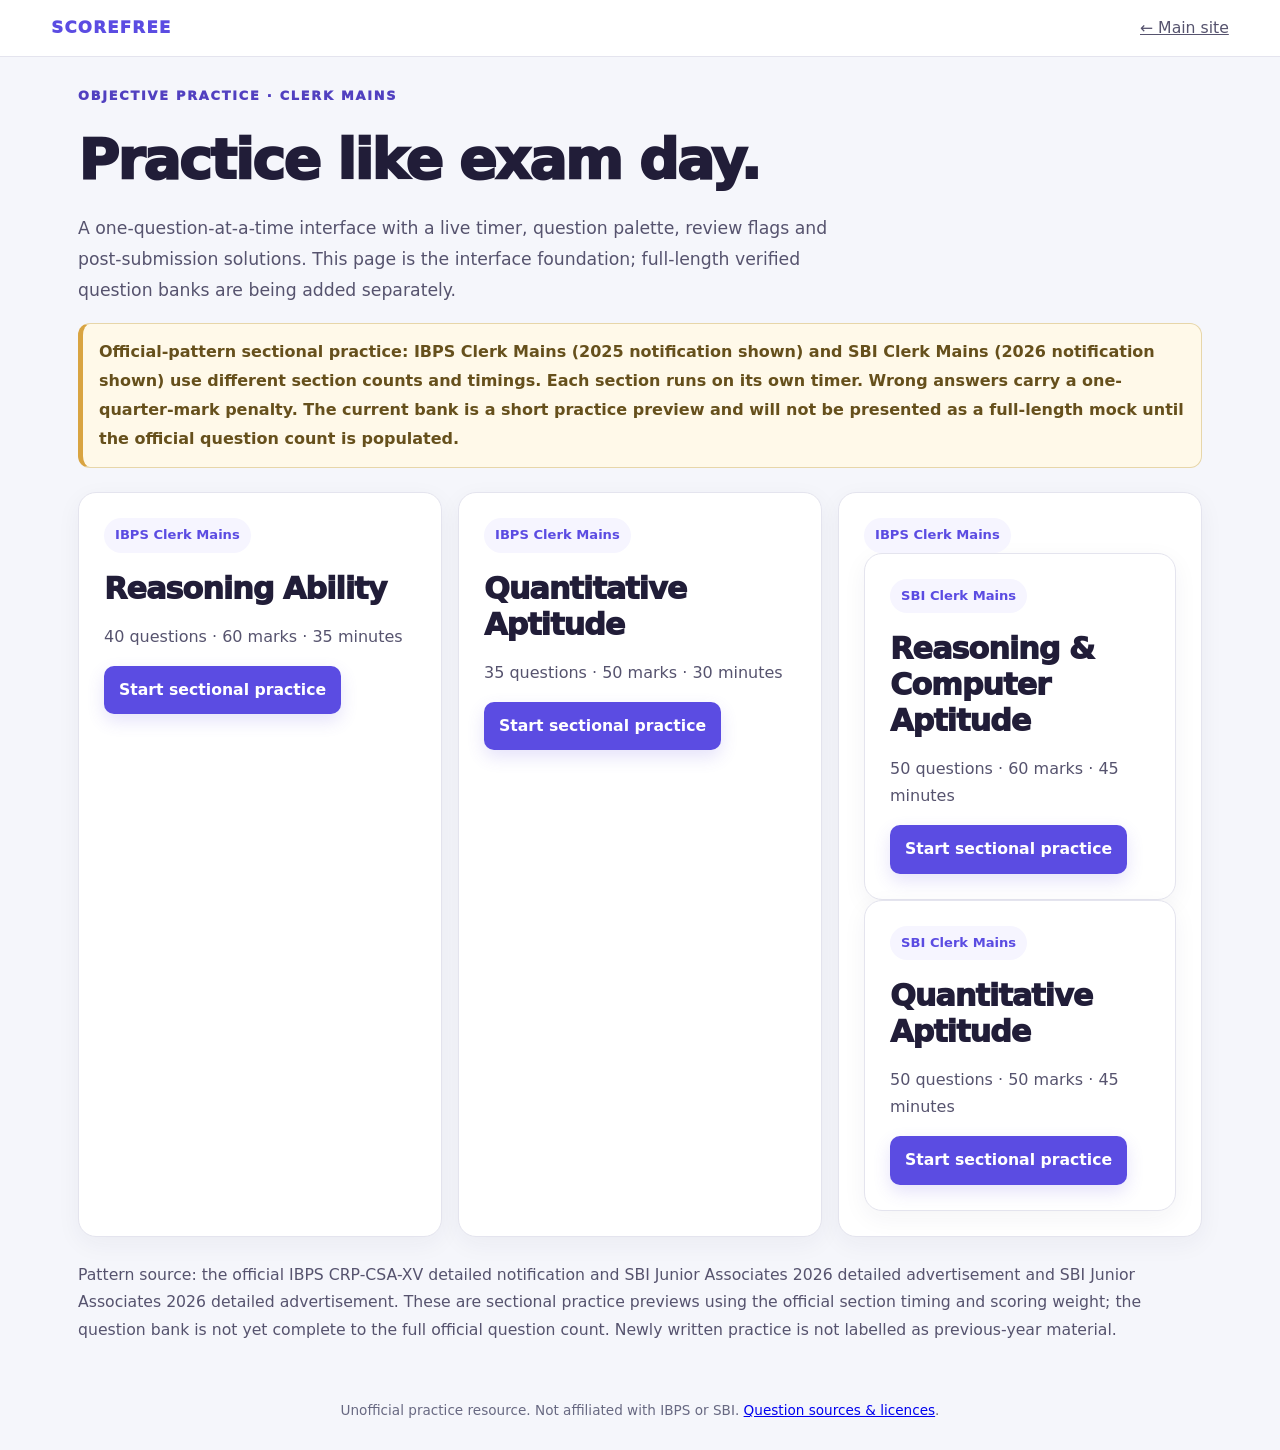
<file: clerk-mains.html>
<!doctype html>
<html lang="en">
<head>
<meta charset="utf-8"><meta name="viewport" content="width=device-width,initial-scale=1">
<title>IBPS &amp; SBI Clerk Mains Free Sectional Test Window | SCOREFREE</title>
<meta name="description" content="Prepare for IBPS Clerk Mains and SBI Clerk Mains with free, challenging Quantitative Aptitude and Reasoning Ability sectional tests, timed practice and solutions."><meta name="robots" content="index, follow"><meta property="og:title" content="IBPS &amp; SBI Clerk Mains Quant and Reasoning Practice | SCOREFREE"><meta property="og:description" content="Free timed Quant and Reasoning sectional tests for IBPS Clerk Mains and SBI Clerk Mains."><meta name="twitter:card" content="summary"><meta name="twitter:title" content="IBPS &amp; SBI Clerk Mains Quant and Reasoning Practice"><meta name="twitter:description" content="Free challenging timed sectional tests with solutions."><meta property="og:type" content="website"><meta property="og:url" content="https://letscrackitt.github.io/scorefree/clerk-mains.html">
<link rel="canonical" href="https://letscrackitt.github.io/scorefree/clerk-mains.html">
<style>
:root{--ink:#202037;--muted:#686982;--line:#e4e4ee;--purple:#5b4ce2;--pale:#f6f5ff;--green:#16845b;--amber:#b97912;--red:#c44949;--bg:#f5f6fb}
*{box-sizing:border-box}body{margin:0;background:var(--bg);color:var(--ink);font:15px/1.5 system-ui,-apple-system,Segoe UI,sans-serif}button,select{font:inherit}button{cursor:pointer;border:0;border-radius:10px;padding:11px 15px;font-weight:750}.top{background:#fff;border-bottom:1px solid var(--line);padding:14px 4vw;display:flex;justify-content:space-between;align-items:center;gap:14px}.brand{font-weight:950;letter-spacing:.08em;color:var(--purple);text-decoration:none}.wrap{max-width:1160px;margin:28px auto;padding:0 18px}.eyebrow{font-size:.75rem;text-transform:uppercase;letter-spacing:.12em;color:var(--purple);font-weight:850}.muted{color:var(--muted)}h1{font-size:clamp(2rem,4vw,3.1rem);line-height:1.1;margin:.35em 0}h2{margin:.3em 0}.intro{max-width:760px}.grid{display:grid;grid-template-columns:repeat(auto-fit,minmax(270px,1fr));gap:16px;margin:24px 0}.card{background:#fff;border:1px solid var(--line);border-radius:18px;padding:22px;box-shadow:0 4px 18px #26234c08}.pill{display:inline-block;background:var(--pale);color:var(--purple);padding:5px 9px;border-radius:999px;font-size:.78rem;font-weight:800}.primary{background:var(--purple);color:#fff}.secondary{background:#fff;color:var(--ink);border:1px solid var(--line)}.notice{padding:14px 16px;border:1px solid #e7d6a9;background:#fff9e9;border-radius:12px;color:#66501c}.hidden{display:none!important}.exambar{display:flex;align-items:center;justify-content:space-between;gap:12px;flex-wrap:wrap;background:#fff;border:1px solid var(--line);border-radius:14px;padding:12px 16px;margin-bottom:14px}.timer{font-size:1.25rem;font-variant-numeric:tabular-nums;font-weight:900;color:#ad3434}.testgrid{display:grid;grid-template-columns:minmax(0,1fr) 285px;gap:16px}.qpanel{background:#fff;border:1px solid var(--line);border-radius:16px;overflow:hidden}.qhead{padding:14px 20px;background:#fafaff;border-bottom:1px solid var(--line);display:flex;justify-content:space-between;gap:10px}.qbody{padding:24px;min-height:300px}.qtext{font-size:1.12rem;font-weight:700;margin:8px 0 22px;white-space:pre-line}.exam-prompt{display:block;line-height:1.65;font-size:1.02rem;font-weight:600;color:#211d36;white-space:normal}.exam-prompt-line{margin:0 0 5px;overflow-wrap:anywhere}.exam-prompt-line strong{font-weight:900;color:#211d36}.reasoning-prompt{display:grid;gap:14px;line-height:1.55}.prompt-section{padding:12px 14px;border:1px solid #e4e2ef;border-left:4px solid #7867d9;background:#fbfaff;border-radius:10px}.prompt-section-title{display:block;margin-bottom:7px;font-size:.78rem;font-weight:950;letter-spacing:.07em;text-transform:uppercase;color:#6657b2}.prompt-item-list{display:grid;gap:7px}.prompt-item{padding:9px 11px;background:#fff;border:1px solid #e5e8f2;border-radius:8px;font-weight:650;overflow-wrap:anywhere}.prompt-key-grid{display:grid;grid-template-columns:repeat(auto-fit,minmax(210px,1fr));gap:9px}.prompt-key-card{display:flex;gap:10px;align-items:center;padding:10px 12px;border:1px solid #dfe4f1;background:#f8faff;border-radius:10px}.prompt-key-card strong{display:grid;place-items:center;min-width:40px;min-height:34px;padding:3px 8px;border-radius:8px;background:#e8e5ff;color:#4335a0}.prompt-key-card span{font-size:.93rem;font-weight:650}.prompt-step{border-left-color:#0e9f8a;background:#f6fffc}.prompt-direction{border-left-color:#5b4bdb}.reasoning-lead{font-weight:750;color:#302858}.symbol-legend{display:grid;grid-template-columns:repeat(auto-fit,minmax(190px,1fr));gap:9px;margin:2px 0 4px}.symbol-card{display:flex;gap:10px;align-items:center;padding:10px 12px;border:1px solid #dfe4f1;background:#f8faff;border-radius:10px}.symbol-card strong{display:grid;place-items:center;min-width:38px;min-height:34px;padding:3px 8px;border-radius:8px;background:#e8e5ff;color:#4335a0;font-size:1.05rem}.symbol-card span{font-size:.95rem;font-weight:650}.prompt-block{padding:12px 14px;border:1px solid #e4e2ef;border-left:4px solid #7867d9;background:#fbfaff;border-radius:10px}.prompt-label{display:block;margin-bottom:5px;font-size:.78rem;font-weight:950;letter-spacing:.07em;text-transform:uppercase;color:#6657b2}.prompt-lines{display:grid;gap:7px}.prompt-line{padding:8px 10px;background:#fff;border:1px solid #eceaf4;border-radius:8px;font-weight:650}.prompt-conclusions{display:grid;gap:7px}.prompt-conclusion{padding:9px 11px;border:1px solid #dfe9f5;background:#f7fbff;border-radius:8px}.setpane svg{display:block;margin:6px 0 4px}.setpane table{margin:4px 0}.setpane p{margin:0 0 10px}.option{display:flex;gap:12px;align-items:flex-start;border:1px solid var(--line);padding:13px 14px;border-radius:12px;margin:10px 0;cursor:pointer}.option:hover{border-color:#aaa2ff;background:#fbfaff}.option input{margin-top:5px;accent-color:var(--purple)}.actions{display:flex;gap:8px;flex-wrap:wrap;border-top:1px solid var(--line);padding:16px 20px}.palette{background:#fff;border:1px solid var(--line);border-radius:16px;padding:18px}.palette-grid{display:grid;grid-template-columns:repeat(5,1fr);gap:8px;margin:16px 0}.qnum{padding:9px 0;border-radius:8px;background:#f0f0f6;border:1px solid #e2e2eb;font-weight:800}.qnum.current{outline:2px solid var(--purple);outline-offset:1px}.qnum.notvisited{background:#fff;border-color:#aaa}.qnum.notanswered{background:#f0f0f6;border-color:#e2e2eb}.qnum.answered{background:#d8f2e6;color:#136844;border-color:#b5e3ce}.qnum.review{background:#f0e4ff;color:#6838a8;border-color:#ddc7fb}.qnum.both{background:#fbe8c5;color:#7a4d00;border-color:#f2d394}.legend{font-size:.78rem;color:var(--muted);display:grid;gap:7px}.legend span:before{content:"";display:inline-block;width:10px;height:10px;border-radius:3px;background:#f0f0f6;border:1px solid #ddd;margin-right:7px}.legend .l-answer:before{background:#d8f2e6}.legend .l-review:before{background:#f0e4ff}.legend .l-unvisited:before{background:#fff;border-color:#aaa}.stats{display:flex;gap:10px;flex-wrap:wrap}.stat{background:#f6f6fb;padding:10px 12px;border-radius:10px;font-size:.88rem}.result-row{border:1px solid var(--line);border-radius:12px;padding:15px;margin:12px 0;background:#fff}.correct{color:var(--green);font-weight:800}.wrong{color:var(--red);font-weight:800}footer{padding:28px 18px;text-align:center;color:var(--muted);font-size:.85rem}
@media(max-width:780px){.testgrid{grid-template-columns:1fr}.palette{order:2}.qbody{padding:18px}.qhead{padding:13px 16px}.actions button{flex:1}.top{padding:12px 18px}}
 .launch-screen{position:fixed;inset:0;z-index:9999;background:#f5f6fb;display:flex;align-items:center;justify-content:center;padding:24px}.launch-card{width:min(600px,100%);padding:36px;background:#fff;border:1px solid var(--line);border-radius:22px;box-shadow:0 20px 80px #20203718;text-align:center}.launch-card h1{font-size:2.3rem}.launch-actions{display:flex;justify-content:center;gap:10px;flex-wrap:wrap;margin-top:22px}.focus-mode .top,.focus-mode footer{display:none!important}.focus-mode .wrap{max-width:none;margin:0;padding:14px}.focus-mode .qpanel,.focus-mode .palette{border-radius:10px}.focus-mode .qbody{min-height:calc(100vh - 260px)}.focus-mode .testgrid{grid-template-columns:minmax(0,1fr) 265px}.focus-mode .exambar{position:sticky;top:0;z-index:20;box-shadow:0 3px 14px #20203710}@media(max-width:780px){.focus-mode .testgrid{grid-template-columns:1fr}.focus-mode .qbody{min-height:280px}}
/* Result dashboard and interactive solution review */
.result-dashboard{display:grid;grid-template-columns:repeat(5,minmax(0,1fr));gap:12px;margin:24px 0 18px}
.result-hero{grid-column:1/-1;padding:24px 26px;border:1px solid #ded8f4;border-radius:18px;background:linear-gradient(120deg,#fff 0%,#f2efff 100%);box-shadow:0 8px 26px #29244a0b;display:grid;gap:8px}
.result-hero>span{font-size:.78rem;font-weight:850;letter-spacing:.1em;color:#625b7d}
.result-hero>strong{font-size:2.6rem;line-height:1.1;letter-spacing:-.05em;color:#26213f}
.result-hero>strong small{font-size:1.1rem;letter-spacing:0;color:var(--muted)}
.score-track{height:8px;overflow:hidden;border-radius:99px;background:#e4e0f0;margin:6px 0 2px}
.score-track i{display:block;height:100%;border-radius:99px;background:linear-gradient(90deg,#7462d3,#9a8bea)}
.result-metric{min-width:0;display:flex;align-items:flex-start;gap:10px;padding:15px 13px;border:1px solid var(--line);border-radius:14px;background:#fff;box-shadow:0 4px 14px #29244a08}
.result-metric>span:last-child{display:flex;flex-direction:column;gap:5px;font-size:.79rem;color:var(--muted);font-weight:700}
.result-metric strong{font-size:1.5rem;line-height:1.1;color:var(--ink)}
.result-metric small{font-size:.7rem;font-weight:600;line-height:1.3}
.metric-icon{width:28px;height:28px;display:grid;place-items:center;flex:none;border-radius:9px;font-weight:950}
.metric-green .metric-icon{background:#def5e9;color:#11764c}.metric-red .metric-icon{background:#ffe5e5;color:#bd3535}.metric-grey .metric-icon{background:#eff0f5;color:#62657b}.metric-purple .metric-icon{background:#eeeaff;color:#5848ba}.metric-muted .metric-icon{background:#f0eef5;color:#787389}
.result-footnote{grid-column:1/-1;margin:2px 0 0;font-size:.83rem}
.result-actions{display:flex;flex-wrap:wrap;gap:10px;margin:18px 0 30px}
.result-actions button span{margin-left:8px}
.solution-toolbar{display:flex;justify-content:space-between;align-items:center;gap:20px;margin:34px 0 16px;padding-top:24px;border-top:1px solid var(--line)}
.solution-toolbar h2{margin:4px 0}.solution-toolbar p{margin:5px 0}
.solution-grid{align-items:start}
.solution-grid .qpanel,.solution-grid .palette{box-shadow:0 5px 18px #29244a08}
.solution-status{font-size:.8rem;font-weight:900;padding:5px 10px;border-radius:999px;white-space:nowrap}
.status-correct{color:#126b45;background:#dff6e9}.status-wrong{color:#a52f32;background:#ffe4e5}.status-skip{color:#5f5b70;background:#eeedf3}
.solution-option{display:flex;align-items:flex-start;gap:12px;margin:10px 0;padding:13px 14px;border:1px solid var(--line);border-radius:12px;background:#fff}
.solution-letter{display:grid;place-items:center;width:28px;height:28px;flex:none;border:1px solid #e1deea;border-radius:8px;background:#f7f6fb;color:#56516a;font-size:.83rem;font-weight:900}
.solution-option-text{flex:1;line-height:1.5}
.option-verdict{display:block;font-size:.74rem;margin-top:5px}
.option-correct{background:#effaf4;border-color:#7ccca6;color:#155e40}
.option-correct .solution-letter{background:#d8f4e5;border-color:#a7e1c2;color:#126b45}
.option-correct .option-verdict{color:#13754b}
.option-wrong{background:#fff1f1;border-color:#e5a0a0;color:#8e2f33}
.option-wrong .solution-letter{background:#ffe0e0;border-color:#eab4b4;color:#ad3237}
.option-wrong .option-verdict{color:#b42f36}
.option-mark{font-weight:950;font-size:1.1rem;flex:none}
.answer-explanation{margin-top:24px;padding:18px 19px;border:1px solid #ded8f4;border-radius:14px;background:#f8f6ff}
.answer-explanation h3{font-size:1rem;margin:0 0 7px}.answer-explanation p{margin:0;line-height:1.75;color:#4d4862}
.qnum.q-correct{background:#d8f2e6;color:#136844;border-color:#9dd9bb}
.qnum.q-wrong{background:#ffe0e1;color:#a62d35;border-color:#e7a4a7}
.qnum.q-skip{background:#f0f0f6;color:#666579;border-color:#d8d8e3}
.solution-legend .l-correct:before{background:#d8f2e6;border-color:#9dd9bb}
.solution-legend .l-wrong:before{background:#ffe0e1;border-color:#e7a4a7}
.solution-legend .l-skip:before{background:#f0f0f6;border-color:#d8d8e3}
#solutionReview .actions button:disabled{opacity:.42;cursor:not-allowed;transform:none;box-shadow:none}
@media(max-width:980px){.result-dashboard{grid-template-columns:repeat(3,minmax(0,1fr))}.result-hero,.result-footnote{grid-column:1/-1}}
@media(max-width:600px){.result-dashboard{grid-template-columns:repeat(2,minmax(0,1fr));gap:9px}.result-hero{padding:19px}.result-hero>strong{font-size:2.1rem}.result-metric{padding:12px 10px;gap:7px}.result-metric strong{font-size:1.3rem}.result-actions{display:grid;grid-template-columns:1fr}.solution-toolbar{align-items:flex-start;flex-direction:column}.solution-toolbar>button{width:100%}.solution-grid .palette{order:0}}

/* SCOREFREE test readability upgrade */
body{font-size:16.5px;line-height:1.7;color:#25223b;font-weight:450}
p{line-height:1.75}
h1,h2,h3,h4{color:#211d38;font-weight:900;line-height:1.18;letter-spacing:-.035em}
h1{font-weight:950;font-size:clamp(2.25rem,4.5vw,3.5rem)}
h2{font-size:clamp(1.4rem,2.4vw,1.9rem);font-weight:950}
h3{font-size:1.15rem;font-weight:900}
.eyebrow{font-size:.8rem;font-weight:950;letter-spacing:.14em;color:#5140c0}
.muted{color:#56536e;font-size:.98rem}
.intro>.muted{font-size:1.08rem;line-height:1.8}
.pill{font-size:.82rem;font-weight:900;padding:6px 11px}
.card{padding:25px;box-shadow:0 7px 24px #26234c0d}
.card h2{margin:18px 0 12px}
.card p{font-size:1rem;line-height:1.7}
.notice{font-size:1rem;line-height:1.8;font-weight:550;border-left:5px solid #d9a441}
button{font-size:.98rem;font-weight:900;transition:all .2s ease}
.primary{box-shadow:0 7px 17px #5b4ce229}
.primary:hover,.secondary:hover{transform:translateY(-2px)}
.exambar{font-size:1rem;font-weight:800}
.timer{font-size:1.45rem;font-weight:950}
.qhead{font-size:1.02rem;font-weight:850;background:#f0edff;border-bottom:2px solid #dcd5ff}
.qbody{padding:28px}
.qtext{font-size:clamp(1.15rem,2vw,1.35rem);font-weight:850;line-height:1.65;color:#211d38;margin:14px 0 24px}
.option{font-size:1.04rem;line-height:1.65;font-weight:600;padding:15px 16px;border-width:1.5px;transition:all .2s ease}
.option:hover{border-color:#7765d9;background:#f5f2ff;transform:translateY(-1px)}
.option input{transform:scale(1.15)}
.palette{padding:20px}
.palette> b,.palette>b:first-child{font-size:1.05rem;font-weight:950;color:#25203f}
.qnum{font-size:.95rem;font-weight:950;min-height:40px;transition:all .2s ease}
.legend{font-size:.88rem;font-weight:650;color:#56536e}
.actions{padding:18px 22px}
.result-hero>span{font-size:.85rem;font-weight:950;color:#51496f}
.result-hero>strong{font-size:3rem;font-weight:950}
.result-metric>span:last-child{font-size:.9rem;font-weight:800;color:#56536e}
.result-metric strong{font-size:1.7rem;font-weight:950}
.result-metric small{font-size:.78rem}
.result-footnote{font-size:.92rem;line-height:1.7;color:#56536e}
.solution-toolbar h2{font-size:clamp(1.5rem,3vw,2rem);font-weight:950}
.solution-toolbar .muted{font-size:.96rem}
.solution-status{font-size:.86rem;font-weight:950}
.solution-option{font-size:1.02rem;line-height:1.7;font-weight:600;padding:15px 16px}
.solution-letter{font-size:.95rem;font-weight:950}
.option-verdict{font-size:.8rem;font-weight:950}
.answer-explanation h3{font-size:1.15rem;font-weight:950;color:#32285f}
.answer-explanation p{font-size:1rem;line-height:1.85;font-weight:550}
.result-actions button{font-weight:950}
@media(max-width:600px){body{font-size:16px}.qbody{padding:19px}.qtext{font-size:1.12rem}.result-hero>strong{font-size:2.45rem}}

/* Clear, distinct test navigation actions */
.test-action-buttons{display:grid;grid-template-columns:1fr 1.35fr 1fr;gap:12px;padding:18px 20px;background:#fbfaff}
.test-action-buttons button{min-height:50px;padding:13px 16px;border:2px solid transparent;border-radius:12px;font-size:.96rem;font-weight:900;letter-spacing:.005em;box-shadow:0 4px 12px #20203712;transition:all .2s ease}
.test-action-buttons button:hover{transform:translateY(-2px);box-shadow:0 8px 18px #2020371b}
.test-action-buttons .clear-response-button{background:#fff1f0;color:#a83232;border-color:#edb2ae}
.test-action-buttons .clear-response-button:hover{background:#ffe5e2;border-color:#d97770}
.test-action-buttons .mark-review-button{background:#f1e8ff;color:#6333a4;border-color:#d4b7f7}
.test-action-buttons .mark-review-button:hover{background:#e8d9ff;border-color:#b98be9}
.test-action-buttons .save-next-button{background:#5b4ce2;color:#fff;border-color:#4d3bcf}
.test-action-buttons .save-next-button:hover{background:#4636c6;border-color:#392aa9}
@media(max-width:780px){.test-action-buttons{grid-template-columns:1fr;gap:9px}.test-action-buttons button{width:100%;min-height:48px}}

/* Color-coded exam workspace inspired by modern mock-test interfaces (original SCOREFREE styling) */
:root{--sf-blue:#087fbd;--sf-cyan:#e7f7ff;--sf-lav:#eeeaff;--sf-mint:#e0f7ec;--sf-coral:#fff0ef;--sf-gold:#fff5d9}
body.focus-mode{background:#f2f5fb}
.focus-mode .exambar{background:linear-gradient(105deg,#fff 0%,#f0edff 65%,#e8f7ff 100%);border:1px solid #d9d7f3;border-radius:14px;padding:14px 18px;margin-bottom:14px}
.focus-mode #testLabel{color:#5745c4;font-size:.78rem;letter-spacing:.13em}
.focus-mode #testName{display:block;font-size:1.08rem;font-weight:950;color:#25203f;margin-top:3px}
.focus-mode .timer{display:inline-flex;align-items:center;justify-content:center;min-width:104px;padding:7px 12px;background:#fff0ef;border:1px solid #f1c3c0;border-radius:10px;color:#b52f36;font-size:1.45rem;box-shadow:0 3px 10px #c4494910}
.focus-mode .qpanel{border-color:#d8d6ef;box-shadow:0 7px 24px #2c25520b}
.focus-mode .qhead{background:linear-gradient(90deg,#e9e5ff,#f1f7ff);border-bottom:2px solid #d4cdfd;align-items:center;min-height:58px}
.focus-mode #qcount{font-size:1.08rem;font-weight:950;color:#34286f}
.focus-mode #qmarks{display:inline-block;padding:5px 9px;border-radius:8px;background:#fff;color:#514a77;font-size:.78rem;font-weight:850}
.focus-mode #qtopic{display:inline-block;padding:5px 10px;border-radius:7px;background:#e4f6ff;color:#086b96;font-size:.83rem;font-weight:900;margin-bottom:7px}
.focus-mode .qtext{font-size:clamp(1.2rem,2vw,1.48rem);line-height:1.65;font-weight:900;color:#211d38}
.focus-mode .option{background:#fff;border:1.5px solid #dcddea;box-shadow:0 2px 6px #24203c06}
.focus-mode .option:hover{background:#f0f7ff;border-color:#7dc4e9}
.focus-mode .option:has(input:checked){background:#eaf7ff;border:2px solid #42a5d4;color:#123d59;box-shadow:0 0 0 2px #d9f2ff}
.focus-mode .option span{font-weight:650}
.focus-mode .palette{background:linear-gradient(180deg,#fff 0%,#fbfaff 100%);border-color:#d9d7ec;box-shadow:0 7px 24px #2c25520b}
.focus-mode .palette>b{display:block;font-size:1.15rem;font-weight:950;color:#2c2550;padding-bottom:10px;border-bottom:3px solid #eeeaff}
.focus-mode .palette>p{font-size:.88rem!important;line-height:1.55;font-weight:650}
.focus-mode .palette-grid{grid-template-columns:repeat(5,minmax(0,1fr));gap:9px}
.focus-mode .qnum{min-height:42px;border-radius:10px;font-size:1rem;font-weight:950;background:#fff;border:1.5px solid #cfd1df;color:#45435a;box-shadow:0 2px 5px #25203b08}
.focus-mode .qnum.notvisited{background:#fff;border-color:#c9cad8;color:#55536b}
.focus-mode .qnum.notanswered{background:#fff0ef;border-color:#f0b8b5;color:#a83232}
.focus-mode .qnum.answered{background:#d9f6e7;border-color:#8ed7b2;color:#126a45}
.focus-mode .qnum.review{background:#efe4ff;border-color:#c9a8f4;color:#6734a5}
.focus-mode .qnum.both{background:#fff0c9;border-color:#edcc70;color:#7b5200}
.focus-mode .qnum.current{outline:3px solid #5b4ce2;outline-offset:2px;box-shadow:0 0 0 5px #e5e1ff;font-weight:1000}
.focus-mode .legend{font-size:.85rem;line-height:1.5;font-weight:750}
.focus-mode .legend span:before{width:12px;height:12px}
.focus-mode .legend .l-answer:before{background:#d9f6e7;border-color:#8ed7b2}
.focus-mode .legend .l-review:before{background:#efe4ff;border-color:#c9a8f4}
.focus-mode .legend .l-unvisited:before{background:#fff;border-color:#c9cad8}
.focus-mode .legend span:last-child:before{background:#fff0ef;border-color:#f0b8b5}
.focus-mode .stats .stat{background:#eeeaff;color:#43347f;font-size:.9rem;font-weight:850;border:1px solid #ddd5ff}
.focus-mode .stats .stat:last-child{background:#fff0d8;color:#7c4b0a;border-color:#f1d5a1}
.focus-mode .test-action-buttons{background:#f7f6ff;border-top:1px solid #dedaf3}
.focus-mode .test-action-buttons button{min-height:54px;font-size:1rem}
.focus-mode .test-action-buttons .clear-response-button{background:#fff0ef;color:#a52f32;border-color:#e99b98}
.focus-mode .test-action-buttons .mark-review-button{background:#efe4ff;color:#6532a6;border-color:#c6a0f0}
.focus-mode .test-action-buttons .save-next-button{background:linear-gradient(135deg,#5b4ce2,#4c43c7);border-color:#4537c2}
.focus-mode #submitTest{background:linear-gradient(135deg,#e45c55,#c63d49)!important;color:#fff!important;border:0!important;box-shadow:0 7px 16px #c4494930}
.focus-mode .qnum:focus-visible,.focus-mode button:focus-visible{outline:3px solid #087fbd;outline-offset:3px}
@media(max-width:780px){.focus-mode .palette-grid{grid-template-columns:repeat(5,minmax(0,1fr))}.focus-mode .qhead{align-items:flex-start;flex-direction:column;gap:6px}.focus-mode .timer{min-width:90px}}

/* Keep response actions visible and stop the exam workspace from jumping below the fold. */
.focus-mode #test{min-height:calc(100vh - 16px)}
.focus-mode .testgrid{align-items:start}
.focus-mode .qpanel{overflow:visible;min-width:0}
.focus-mode .qbody{min-height:0}
.focus-mode .test-action-buttons{position:sticky;bottom:0;z-index:50;margin:0;border-radius:0 0 14px 14px;box-shadow:0 -8px 22px #25203b18;padding:12px 16px;background:rgba(247,246,255,.98);backdrop-filter:blur(10px)}
.focus-mode .test-action-buttons button{min-height:50px}
.focus-mode .palette{position:sticky;top:88px;max-height:calc(100vh - 105px);overflow:auto}
@media(max-width:780px){
 .focus-mode .palette{position:static;max-height:none;overflow:visible}
 .focus-mode .test-action-buttons{grid-template-columns:repeat(3,minmax(0,1fr));gap:7px;padding:10px}
 .focus-mode .test-action-buttons button{min-width:0;padding:10px 5px;font-size:.82rem;line-height:1.3;min-height:48px}
}

/* Keep action buttons at the true end of the question card, not floating beside long questions. */
.focus-mode .test-action-buttons{
  position:static;
  bottom:auto;
  z-index:auto;
  margin:0;
  border-radius:0 0 14px 14px;
  box-shadow:none;
  backdrop-filter:none;
}
.focus-mode .qpanel{overflow:hidden}
.focus-mode .qbody{min-height:0}
@media(max-width:780px){
  .focus-mode .test-action-buttons{grid-template-columns:repeat(3,minmax(0,1fr));gap:7px;padding:10px}
  .focus-mode .test-action-buttons button{min-width:0;padding:10px 5px;font-size:.82rem;line-height:1.3;min-height:48px}
}

.set-instructions{margin:0 0 22px;padding:18px 20px;border:1px solid #cfc7f6;border-left:5px solid #5b4ce2;border-radius:12px;background:#f8f6ff;color:#302a4c}.set-instructions strong{display:block;font-size:1.03rem;font-weight:950;margin-bottom:7px}.set-instructions p{margin:0;line-height:1.75;font-size:.98rem;font-weight:550;white-space:normal}

/* Instructions screen: wide two-column layout + fixed action bar */
#launchScreen{display:block;overflow-y:auto;padding:clamp(16px,3vw,32px) clamp(16px,3vw,32px) 120px}
#launchScreen .launch-card{width:min(1160px,100%);margin:0 auto;padding:clamp(22px,3vw,40px);text-align:left;display:grid;grid-template-columns:minmax(0,1fr) minmax(0,1fr);gap:clamp(20px,3vw,40px)}
#launchScreen .lc-col{display:flex;flex-direction:column;gap:18px;min-width:0}
#launchScreen h1{font-size:clamp(1.6rem,2.6vw,2.3rem);margin:.2em 0}
#launchScreen .instructions-metrics{display:grid;grid-template-columns:repeat(2,minmax(0,1fr));gap:12px;margin:0}
#launchScreen .instructions-metrics>div{background:var(--pale);border:1px solid var(--line);border-radius:14px;padding:14px 16px}
#launchScreen .instructions-metrics span{display:block;font-size:.72rem;text-transform:uppercase;letter-spacing:.08em;color:var(--muted);font-weight:800}
#launchScreen .instructions-metrics strong{display:block;font-size:1.3rem;margin-top:4px}
#launchScreen .instructions-panel{background:#fff;border:1px solid var(--line);border-radius:16px;padding:18px 20px}
#launchScreen .instructions-panel h2{font-size:1.05rem;margin:0 0 10px}
#launchScreen .instructions-panel ul{margin:0;padding-left:20px;display:grid;gap:6px}
#launchScreen .launch-actions{position:fixed;left:0;right:0;bottom:0;z-index:10000;margin:0;display:flex;justify-content:flex-end;align-items:center;gap:12px;padding:14px max(clamp(16px,3vw,32px),calc((100vw - 1160px)/2)) calc(14px + env(safe-area-inset-bottom));background:rgba(255,255,255,.96);backdrop-filter:blur(8px);border-top:1px solid var(--line);box-shadow:0 -10px 30px #20203718}
#launchScreen .launch-actions button{min-height:48px;padding:12px 22px;border-radius:12px;font-size:1rem}
#launchScreen .launch-actions .primary{min-width:220px;background:var(--purple);color:#fff;box-shadow:0 8px 20px #5b4ce255}
#launchScreen .launch-actions .secondary{background:#fff;border:1px solid var(--line);color:var(--ink)}
@media(max-width:900px){#launchScreen .launch-card{grid-template-columns:1fr}}
@media(max-width:560px){#launchScreen .launch-actions button{flex:1;min-width:0;padding:12px 10px}#launchScreen .instructions-metrics strong{font-size:1.1rem}}

/* Split-screen window: passage on the left, question in the middle, palette on the right */
.testgrid.has-set{grid-template-columns:minmax(260px,1fr) minmax(300px,1.05fr) 285px}
.focus-mode .testgrid.has-set{grid-template-columns:minmax(0,1fr) minmax(0,1.05fr) 265px}
.setpane{background:#fff;border:1px solid var(--line);border-radius:16px;padding:22px 24px;align-self:start;position:sticky;top:12px;max-height:calc(100vh - 28px);overflow-y:auto}
.setpane h3{margin:4px 0 12px;font-size:1.1rem}
.setpane .setbody{line-height:1.8;font-size:1rem;font-weight:550;color:#302a4c}
#qcount,#solQcount{white-space:nowrap}
.qhead{gap:10px}
@media(max-width:1000px){.testgrid.has-set,.focus-mode .testgrid.has-set{grid-template-columns:1fr}.setpane{position:static;max-height:42vh}}
</style><script async src="https://pagead2.googlesyndication.com/pagead/js/adsbygoogle.js?client=ca-pub-2556193625631783" crossorigin="anonymous"></script>
</head>
<body>
<header class="top"><a class="brand" href="./index.html">SCOREFREE</a><nav style="display:flex;gap:16px;flex-wrap:wrap"><a class="muted" href="./index.html">← Main site</a></nav></header>
<div id="launchScreen" class="launch-screen hidden"><section class="launch-card">
<div class="lc-col lc-info"><div><p class="eyebrow">SCOREFREE · TEST INSTRUCTIONS</p><h1 id="launchTitle">Test instructions</h1><p id="instructionSubtitle" class="muted">Review the instructions and marking scheme before starting.</p></div>
<div class="instructions-metrics"><div><span>Questions</span><strong id="instructionQuestions">—</strong></div><div><span>Maximum marks</span><strong id="instructionMarks">—</strong></div><div><span>Time limit</span><strong id="instructionTime">—</strong></div><div><span>Format</span><strong>Multiple choice</strong></div></div>
<section class="instructions-panel scoring-rules"><h2>Marking criteria</h2><div class="marking-row"><span><i class="mark-dot correct-dot"></i>Correct answer</span><b id="instructionCorrect">—</b></div><div class="marking-row"><span><i class="mark-dot wrong-dot"></i>Wrong answer</span><b id="instructionWrong">—</b></div><div class="marking-row"><span><i class="mark-dot blank-dot"></i>Unanswered</span><b>0 marks</b></div><p class="small">Wrong answers deduct one-quarter of the marks assigned to that question.</p></section></div>
<div class="lc-col lc-rules"><section class="instructions-panel"><h2>General instructions</h2><ul><li>Choose one option for each question.</li><li>Use the question palette to move between questions.</li><li>You may change or clear an answer before submitting.</li><li>Use Mark for Review &amp; Next to flag questions you want to revisit.</li><li>Submit when finished; the test also submits automatically when the timer ends.</li></ul></section>
<div class="preview-disclosure" id="instructionDisclosure"><b>Practice-bank status:</b> Question counts shown here reflect the current available bank.</div></div>
</section>
<div class="launch-actions"><button class="secondary" onclick="backHome()">← Back to subjects</button><button class="primary" onclick="beginNormalTest()">Start test →</button></div></div><main class="wrap">
<section id="home">
<div class="intro"><p class="eyebrow">Objective practice · Clerk Mains</p><h1>Practice like exam day.</h1><p class="muted">A one-question-at-a-time interface with a live timer, question palette, review flags and post-submission solutions. This page is the interface foundation; full-length verified question banks are being added separately.</p></div>
<div class="notice"><b>Official-pattern sectional practice:</b> IBPS Clerk Mains (2025 notification shown) and SBI Clerk Mains (2026 notification shown) use different section counts and timings. Each section runs on its own timer. Wrong answers carry a one-quarter-mark penalty. The current bank is a short practice preview and will not be presented as a full-length mock until the official question count is populated.</div>

<div class="grid">
<article class="card"><span class="pill">IBPS Clerk Mains</span><h2>Reasoning Ability</h2><p class="muted">40 questions · 60 marks · 35 minutes</p><button class="primary" onclick="openDemo('ibps','reasoning')">Start sectional practice</button></article>
<article class="card"><span class="pill">IBPS Clerk Mains</span><h2>Quantitative Aptitude</h2><p class="muted">35 questions · 50 marks · 30 minutes</p><button class="primary" onclick="openDemo('ibps','quant')">Start sectional practice</button></article>
<article class="card"><span class="pill">IBPS Clerk Mains</span>
<article class="card"><span class="pill">SBI Clerk Mains</span><h2>Reasoning &amp; Computer Aptitude</h2><p class="muted">50 questions · 60 marks · 45 minutes</p><button class="primary" onclick="openDemo('sbi','reasoning')">Start sectional practice</button></article>
<article class="card"><span class="pill">SBI Clerk Mains</span><h2>Quantitative Aptitude</h2><p class="muted">50 questions · 50 marks · 45 minutes</p><button class="primary" onclick="openDemo('sbi','quant')">Start sectional practice</button></article>

</div>

<p class="muted">Pattern source: the official IBPS CRP-CSA-XV detailed notification and SBI Junior Associates 2026 detailed advertisement and SBI Junior Associates 2026 detailed advertisement. These are sectional practice previews using the official section timing and scoring weight; the question bank is not yet complete to the full official question count. Newly written practice is not labelled as previous-year material.</p>
</section>
<section id="test" class="hidden">
<div class="exambar"><div><div class="eyebrow" id="testLabel">Practice preview</div><b id="testName">Reasoning Ability</b></div><div><div class="muted" style="font-size:.78rem">TIME LEFT</div><div class="timer" id="timer">05:00</div></div><button class="secondary" onclick="askExit()">Exit Test</button></div>
<div class="testgrid" id="testGrid"><section class="setpane hidden" id="setPane"></section><section class="qpanel"><div class="qhead"><b id="qcount">Question 1</b><span class="muted" id="qmarks">1 mark</span></div><div class="qbody"><div class="muted" id="qtopic">Practice question</div><div class="qtext" id="qtext"></div><div id="options"></div></div><div class="actions test-action-buttons"><button class="clear-response-button" onclick="clearAnswer()">✕ Clear Response</button><button class="mark-review-button" onclick="markReview()">★ Mark for Review & Next</button><button class="save-next-button" onclick="saveNext()">✓ Save & Next</button></div></section>
<aside class="palette"><b>Question Palette</b><p class="muted" style="font-size:.82rem">Select a number to jump to a question.</p><div class="palette-grid" id="palette"></div><div class="legend"><span class="l-answer">Answered</span><span class="l-review">Marked for Review</span><span class="l-unvisited">Not Visited</span><span>Not Answered (visited, no response)</span></div><hr style="border:0;border-top:1px solid var(--line);margin:18px 0"><div class="stats"><div class="stat">Answered: <b id="answeredN">0</b></div><div class="stat">Review: <b id="reviewN">0</b></div></div><button class="primary" style="width:100%;margin-top:16px" onclick="submitAsk()">Submit Test</button></aside></div>
</section>
<section id="results" class="hidden">
  <p class="eyebrow">Test submitted · Performance summary</p><h1>Your result</h1>
  <p class="muted">Review your performance, then open solutions to move through questions one by one. Percentile requires a larger pool of test attempts and is not available for this preview.</p>
  <div class="result-dashboard" id="resultStats"></div>
  <div class="result-actions"><button class="primary" onclick="openSolutions()">View solutions <span aria-hidden="true">→</span></button><button class="secondary" onclick="retryTest()">Reattempt test</button><button class="secondary" onclick="backHome()">Practice menu</button></div>
  <div id="solutionReview" class="hidden">
    <div class="solution-toolbar"><div><p class="eyebrow">Answer review</p><h2>Solutions & explanations</h2><p class="muted">Use Previous / Next or select a question number. Green means correct; red means incorrect.</p></div><button class="secondary" onclick="hideSolutions()">← Back to result</button></div>
    <div class="testgrid solution-grid" id="solGrid">
      <section class="setpane hidden" id="solSetPane"></section>
      <section class="qpanel">
        <div class="qhead"><b id="solQcount">Question 1</b><span id="solStatus" class="solution-status"></span></div>
        <div class="qbody"><div class="muted" id="solTopic"></div><div class="qtext" id="solQtext"></div><div id="solOptions"></div><div class="answer-explanation" id="solExplanation"></div></div>
        <div class="actions"><button class="secondary" onclick="solutionPrev()">← Previous</button><button class="primary" onclick="solutionNext()">Next question →</button></div>
      </section>
      <aside class="palette"><b>Question navigator</b><p class="muted" style="font-size:.82rem">Choose any question to inspect its answer and explanation.</p><div class="palette-grid" id="solutionPalette"></div><div class="legend solution-legend"><span class="l-correct">Answered correctly</span><span class="l-wrong">Answered incorrectly</span><span class="l-skip">Unanswered</span></div></aside>
    </div>
  </div>
</section>
</main><footer>Unofficial practice resource. Not affiliated with IBPS or SBI. <a href="https://github.com/letscrackitt/scorefree/blob/main/QUESTION_BANK_ATTRIBUTION.md" target="_blank" rel="noopener noreferrer">Question sources &amp; licences</a>.</footer>
<script src="./ibps-reasoning-test-1.js?v=20261025b"></script>
<script src="./question-bank.js?v=20261026a"></script>
<script src="./question-bank.generated.js?v=1bcb4283b381"></script>
<script src="./question-bank.mains-quant.js?v=20261122e"></script>
<script src="./question-bank.mains-reasoning.js?v=20261122e"></script>
<script>
const demos = [
/* SCOREFREE original Mains-style practice. Multi-question sets use a shared caselet/data context in each item. Not verbatim official questions. */
{topic:"Quantitative Aptitude",setTitle:"Data Interpretation Set 1 · Branch-wise account opening",setIntro:"Study the table below and answer Questions 1–5. Five branches opened accounts in two quarters. Q1 accounts: A 240, B 300, C 280, D 360, E 320. Percentage increase from Q1 to Q2: A 25%, B 15%, C 20%, D 10%, E 30%. Use the same data for all five questions.",q:"How many accounts did branches B and D open together in Q2?",opts:["721","741","759","777"],ans:1,exp:"B in Q2 = 300×1.15 = 345. D in Q2 = 360×1.10 = 396. Combined = 741."},
{topic:"Quantitative Aptitude",setTitle:"Data Interpretation Set 1 · Branch-wise account opening",setIntro:"Study the table below and answer Questions 1–5. Five branches opened accounts in two quarters. Q1 accounts: A 240, B 300, C 280, D 360, E 320. Percentage increase from Q1 to Q2: A 25%, B 15%, C 20%, D 10%, E 30%. Use the same data for all five questions.",q:"What is the total number of accounts opened by all five branches in Q2?",opts:["1,783","1,793","1,803","1,813"],ans:1,exp:"Q2 values are A 300, B 345, C 336, D 396 and E 416. Total = 1,793."},
{topic:"Quantitative Aptitude",setTitle:"Data Interpretation Set 1 · Branch-wise account opening",setIntro:"Study the table below and answer Questions 1–5. Five branches opened accounts in two quarters. Q1 accounts: A 240, B 300, C 280, D 360, E 320. Percentage increase from Q1 to Q2: A 25%, B 15%, C 20%, D 10%, E 30%. Use the same data for all five questions.",q:"By what percentage did the combined accounts of A and E increase from Q1 to Q2?",opts:["25%","27.86%","29.29%","31.25%"],ans:1,exp:"Q1 A+E = 560. Q2 A+E = 716. Increase = 156/560×100 = 27.86%."},
{topic:"Quantitative Aptitude",setTitle:"Data Interpretation Set 1 · Branch-wise account opening",setIntro:"Study the table below and answer Questions 1–5. Five branches opened accounts in two quarters. Q1 accounts: A 240, B 300, C 280, D 360, E 320. Percentage increase from Q1 to Q2: A 25%, B 15%, C 20%, D 10%, E 30%. Use the same data for all five questions.",q:"What is the ratio of Q2 accounts at C and D together to Q1 accounts at B and E together?",opts:["183:155","61:62","66:65","67:64"],ans:0,exp:"Q2 C+D = 336+396 = 732. Q1 B+E = 300+320 = 620. Ratio 732:620 = 183:155."},
{topic:"Quantitative Aptitude",setTitle:"Data Interpretation Set 1 · Branch-wise account opening",setIntro:"Study the table below and answer Questions 1–5. Five branches opened accounts in two quarters. Q1 accounts: A 240, B 300, C 280, D 360, E 320. Percentage increase from Q1 to Q2: A 25%, B 15%, C 20%, D 10%, E 30%. Use the same data for all five questions.",q:"If the target for Q2 was 1,800 accounts, by how many accounts did the branches miss or exceed the target?",opts:["Exceeded by 7","Missed by 7","Exceeded by 17","Missed by 17"],ans:1,exp:"Q2 total = 1,793, so the target was missed by 7 accounts."},
{topic:"Quantitative Aptitude",q:"A sum becomes ₹14,520 in 2 years and ₹15,972 in 3 years at compound interest compounded annually. What is the annual rate?",opts:["8%","9%","10%","11%"],ans:2,exp:"One-year growth factor=15972/14520=1.10, so the annual rate is 10%."},
{topic:"Quantitative Aptitude",q:"A can complete a job in 18 days, B in 24 days and C in 36 days. A works alone for 4 days, then B and C join. How many total days from the start are required to finish the job?",opts:["9 2/9 days","10 2/9 days","11 2/9 days","12 2/9 days"],ans:1,exp:"A completes 4/18=2/9. Remaining work=7/9. Combined rate=1/18+1/24+1/36=1/8, so remaining time=(7/9)÷(1/8)=56/9=6 2/9 days. Total elapsed time=10 2/9 days."},
{topic:"Quantitative Aptitude",q:"The average monthly transactions of 8 branches is 1,250. One branch with 1,460 transactions is replaced by another branch and the new average falls by 15. How many transactions did the new branch record?",opts:["1,300","1,320","1,340","1,350"],ans:2,exp:"Total falls by 8×15=120. New branch=1460−120=1340. Correct option: 1,340."},
{topic:"Reasoning Ability",setTitle:"Puzzle Set 1 · Linear seating arrangement",setIntro:"Seven officers A, B, C, D, E, F and G sit in a row facing north. D sits exactly in the middle. A sits second to the left of D. B sits immediately to the right of A. F sits at the right end. C sits immediately to the left of F. E is not adjacent to A. Use this arrangement to answer Questions 1–5.",q:"Who sits third from the right?",opts:["A","B","C","E"],ans:3,exp:"Fixed positions: A=2, B=3, D=4, C=6, F=7. E and G occupy positions 1 and 5; E cannot be adjacent to A, so E=5. Third from the right is E."},
{topic:"Reasoning Ability",setTitle:"Puzzle Set 1 · Linear seating arrangement",setIntro:"Seven officers A, B, C, D, E, F and G sit in a row facing north. D sits exactly in the middle. A sits second to the left of D. B sits immediately to the right of A. F sits at the right end. C sits immediately to the left of F. E is not adjacent to A. Use this arrangement to answer Questions 1–5.",q:"Who sits immediately to the left of D?",opts:["A","B","E","G"],ans:1,exp:"D is in position 4 and B is in position 3, immediately to its left."},
{topic:"Reasoning Ability",setTitle:"Puzzle Set 1 · Linear seating arrangement",setIntro:"Seven officers A, B, C, D, E, F and G sit in a row facing north. D sits exactly in the middle. A sits second to the left of D. B sits immediately to the right of A. F sits at the right end. C sits immediately to the left of F. E is not adjacent to A. Use this arrangement to answer Questions 1–5.",q:"Who sits at the left end of the row?",opts:["A","B","E","G"],ans:3,exp:"E and G occupy positions 1 and 5. E cannot sit adjacent to A in position 2, so E is in position 5 and G is at position 1."},
{topic:"Reasoning Ability",setTitle:"Puzzle Set 1 · Linear seating arrangement",setIntro:"Seven officers A, B, C, D, E, F and G sit in a row facing north. D sits exactly in the middle. A sits second to the left of D. B sits immediately to the right of A. F sits at the right end. C sits immediately to the left of F. E is not adjacent to A. Use this arrangement to answer Questions 1–5.",q:"How many officers sit between B and C?",opts:["1","2","3","4"],ans:1,exp:"B is in position 3 and C in position 6. Positions 4 and 5 are between them: two officers."},
{topic:"Reasoning Ability",setTitle:"Puzzle Set 1 · Linear seating arrangement",setIntro:"Seven officers A, B, C, D, E, F and G sit in a row facing north. D sits exactly in the middle. A sits second to the left of D. B sits immediately to the right of A. F sits at the right end. C sits immediately to the left of F. E is not adjacent to A. Use this arrangement to answer Questions 1–5.",q:"Who sits immediately to the right of B?",opts:["A","D","E","G"],ans:1,exp:"B is in position 3 and D is in position 4, so D sits immediately to the right of B."},
{topic:"Reasoning Ability",q:"Statements: Some managers are analysts. All analysts are graduates. No graduate is a temporary employee. Conclusions: I. Some managers are graduates. II. No analyst is temporary. III. Some managers are not temporary. Which conclusions follow?",opts:["Only I and II","Only II and III","Only I and III","I, II and III"],ans:3,exp:"Some managers are analysts, and all analysts are graduates; no graduate is temporary. Therefore those managers are graduates and not temporary, and no analyst is temporary. All three follow."},
{topic:"Reasoning Ability",q:"In a code, each word is encoded independently. 'credit risk rises' = 'na po ki'; 'risk levels remain high' = 'po su de ta'; 'credit levels fell' = 'na de ru'. What is the code for 'levels'?",opts:["na","po","de","ru"],ans:2,exp:"'Levels' is common to the second and third statements; the common code is de."},
{topic:"Reasoning Ability",q:"A person starts at point X, walks 12 m east, turns left for 9 m, turns left for 5 m, then turns right for 4 m. How far and in which direction is the person from X?",opts:["13 m north-east","√218 m north-east","15 m east","10√2 m north-east"],ans:1,exp:"Net displacement is 7 m east and 13 m north; distance = √218 ≈ 14.76 m, north-east."},
{topic:"Reasoning Ability",q:"Five boxes K, L, M, N and O are stacked vertically. K is above M but below O. L is below N. M is above L. Which box must be at the top?",opts:["K","M","N","O"],ans:3,exp:"O>K>M>L and N>L, but N's position relative to O, K and M is not fully fixed. The data do not guarantee a unique top box."},
{topic:"Reasoning Ability",q:"If A ≥ B > C = D ≤ E < F, which statement must be true?",opts:["A > E","F > D","B > E","A = F"],ans:1,exp:"Since F>E and E≥D, F>D necessarily follows."},
{topic:"Reasoning Ability",q:"In a class, R ranks 18th from the top and 27th from the bottom. S is 7 ranks below R. If T is 5 ranks above S, what is T's rank from the top?",opts:["18th","20th","21st","25th"],ans:1,exp:"R is 18th. S is 25th; T is 20th from the top."},
{topic:"Reasoning Ability",q:"A is the mother of B. C is the brother of A. D is the daughter of C. How is D related to B?",opts:["Sister","Cousin","Aunt","Niece"],ans:1,exp:"C is B's maternal uncle and D is C's daughter, so D and B are cousins."},
{topic:"Reasoning Ability",q:"Find the next term: 3, 8, 18, 38, 78, ?",opts:["148","156","158","162"],ans:2,exp:"Each term is doubled and then 2 is added: 78×2+2=158."},
{topic:"English Language",setTitle:"Reading Comprehension Set 1 · Digital lending and model risk",setIntro:"Read the passage and answer Questions 1–5. Banks increasingly use alternative data to assess thin-file borrowers. Such data may widen access to credit, but proxy variables can reproduce existing social inequalities. A model can be statistically accurate overall while systematically mispricing risk for a small group. Governance therefore requires not only validation, but also subgroup monitoring and a documented process for challenging automated decisions.",q:"Which inference is best supported by the passage?",opts:["Alternative data should be prohibited in all lending.","High overall accuracy guarantees fairness to every subgroup.","Model governance should examine subgroup outcomes and allow challenges to automated decisions.","Traditional credit scores are always less biased."],ans:2,exp:"The passage calls for subgroup monitoring and a process to challenge automated decisions."},
{topic:"English Language",setTitle:"Reading Comprehension Set 1 · Digital lending and model risk",setIntro:"Read the passage and answer Questions 1–5. Banks increasingly use alternative data to assess thin-file borrowers. Such data may widen access to credit, but proxy variables can reproduce existing social inequalities. A model can be statistically accurate overall while systematically mispricing risk for a small group. Governance therefore requires not only validation, but also subgroup monitoring and a documented process for challenging automated decisions.",q:"Why might overall model accuracy be insufficient?",opts:["It always declines when alternative data are used.","It may conceal systematically poor outcomes for a smaller group.","It cannot be measured in lending.","It proves the training data are too small."],ans:1,exp:"Aggregate accuracy can hide unequal error rates or mispricing affecting a smaller subgroup."},
{topic:"English Language",setTitle:"Reading Comprehension Set 1 · Digital lending and model risk",setIntro:"Read the passage and answer Questions 1–5. Banks increasingly use alternative data to assess thin-file borrowers. Such data may widen access to credit, but proxy variables can reproduce existing social inequalities. A model can be statistically accurate overall while systematically mispricing risk for a small group. Governance therefore requires not only validation, but also subgroup monitoring and a documented process for challenging automated decisions.",q:"In the passage, 'thin-file borrowers' refers to people who:",opts:["Have little formal credit history","Have repeatedly defaulted","Have unusually high debt","Have low income only"],ans:0,exp:"A thin credit file means limited recorded credit history."},
{topic:"English Language",setTitle:"Reading Comprehension Set 1 · Digital lending and model risk",setIntro:"Read the passage and answer Questions 1–5. Banks increasingly use alternative data to assess thin-file borrowers. Such data may widen access to credit, but proxy variables can reproduce existing social inequalities. A model can be statistically accurate overall while systematically mispricing risk for a small group. Governance therefore requires not only validation, but also subgroup monitoring and a documented process for challenging automated decisions.",q:"Which risk of using proxy variables is highlighted?",opts:["They always make models slower.","They can reproduce existing social inequalities.","They remove the need for validation.","They guarantee more inclusive credit."],ans:1,exp:"Proxy variables may indirectly encode patterns associated with existing social inequalities."},
{topic:"English Language",setTitle:"Reading Comprehension Set 1 · Digital lending and model risk",setIntro:"Read the passage and answer Questions 1–5. Banks increasingly use alternative data to assess thin-file borrowers. Such data may widen access to credit, but proxy variables can reproduce existing social inequalities. A model can be statistically accurate overall while systematically mispricing risk for a small group. Governance therefore requires not only validation, but also subgroup monitoring and a documented process for challenging automated decisions.",q:"Which action does the author most clearly recommend?",opts:["Rely only on traditional credit scores.","Deploy models without human review.","Monitor subgroup outcomes and provide a way to challenge automated decisions.","Assess models only by their overall accuracy."],ans:2,exp:"The final sentence recommends subgroup monitoring and a documented challenge process."},
{topic:"English Language",q:"Choose the best connector: 'The bank's quarterly profit rose; ______, its net interest margin narrowed because funding costs increased.'",opts:["therefore","nevertheless","similarly","for instance"],ans:1,exp:"'Nevertheless' marks contrast between higher profit and a narrowing margin."},
{topic:"English Language",q:"Choose the grammatically correct sentence.",opts:["Each of the proposals have been reviewed by the risk committee.","Neither the auditors nor the CFO were available for comment.","The data suggests that the policy have failed.","Each of the proposals has been reviewed by the risk committee."],ans:3,exp:"'Each' takes a singular verb: 'has been reviewed.'"},
{topic:"English Language",q:"Choose the best replacement for the underlined part: 'Had the bank disclosed the exposure earlier, investors **will have reacted** differently.'",opts:["would react","would have reacted","had reacted","will react"],ans:1,exp:"This is a third conditional: 'Had + past participle' pairs with 'would have + past participle'."},
{topic:"English Language",q:"Choose the most logical order. P: The regulator therefore required a fresh stress test. Q: The first test had assumed funding would remain available during market disruption. R: That assumption proved unrealistic when several lenders withdrew credit lines simultaneously. S: The revised exercise modelled a prolonged funding freeze.",opts:["Q R P S","P Q S R","R S Q P","Q P R S"],ans:0,exp:"Q establishes the assumption, R shows why it failed, P gives the regulator's response, and S describes the revised test."},
{topic:"English Language",q:"Choose the word closest in meaning to 'obviate' in: 'A reconciliation control can obviate the need for repeated manual checks.'",opts:["Create","Remove or prevent","Delay","Complicate"],ans:1,exp:"Obviate means to remove a need or difficulty, often by taking preventive action."},
{topic:"English Language",q:"Choose the correct phrase: 'The committee insisted that the revised disclosure ______ before the offer opened.'",opts:["is published","was publishing","be published","has been publish"],ans:2,exp:"After 'insisted that' expressing a requirement, the mandative subjunctive 'be published' is standard."},
{topic:"English Language",q:"Identify the part with an error: 'The number of digital transactions / have increased sharply / since the new payment interface / was introduced.'",opts:["The number of digital transactions","have increased sharply","since the new payment interface","was introduced"],ans:1,exp:"The subject is 'The number', singular; it should be 'has increased sharply'."},
{topic:"English Language",q:"Choose the best word: The committee's findings were ______; they acknowledged the benefits of the merger while identifying substantial integration risks.",opts:["one-sided","nuanced","perfunctory","dogmatic"],ans:1,exp:"'Nuanced' describes a balanced account that recognises complexity and competing considerations."},
{topic:"General / Financial Awareness",q:"Which body operates India's Unified Payments Interface (UPI)?",opts:["SEBI","NPCI","IRDAI","SIDBI"],ans:1,exp:"The National Payments Corporation of India (NPCI) operates UPI."},
{topic:"General / Financial Awareness",q:"Which RBI tool directly absorbs liquidity from banks through collateralised borrowing by the RBI?",opts:["Repo operation","Standing Deposit Facility","Open market purchase","Marginal Standing Facility"],ans:1,exp:"The Standing Deposit Facility (SDF) allows the RBI to absorb liquidity without providing collateral."},
{topic:"General / Financial Awareness",q:"A bank's Cash Reserve Ratio (CRR) is maintained as cash balance with which institution?",opts:["SEBI","NABARD","RBI","Ministry of Finance"],ans:2,exp:"Banks maintain CRR balances with the Reserve Bank of India."},
{topic:"General / Financial Awareness",q:"Which institution is primarily responsible for regulating India's securities market?",opts:["RBI","SEBI","PFRDA","NHB"],ans:1,exp:"SEBI regulates the securities market in India."},
{topic:"General / Financial Awareness",q:"Under deposit insurance in India, the maximum insured amount per depositor per bank, including principal and interest, is:",opts:["₹1 lakh","₹2 lakh","₹5 lakh","₹10 lakh"],ans:2,exp:"DICGC deposit insurance cover is up to ₹5 lakh per depositor per bank, including principal and interest, subject to aggregation rules."},
{topic:"General / Financial Awareness",q:"Which payment system is designed for real-time gross settlement of high-value interbank transfers?",opts:["NEFT","RTGS","NACH","AePS"],ans:1,exp:"RTGS settles transactions individually in real time on a gross basis."},
{topic:"General / Financial Awareness",q:"Which organisation manages India's deposit insurance system?",opts:["DICGC","NABARD","NPCI","SIDBI"],ans:0,exp:"The Deposit Insurance and Credit Guarantee Corporation (DICGC), a wholly owned subsidiary of RBI, administers deposit insurance."},
{topic:"General / Financial Awareness",q:"Priority Sector Lending targets are prescribed primarily by which institution for Indian banks?",opts:["RBI","SEBI","NITI Aayog","Competition Commission of India"],ans:0,exp:"The RBI issues Priority Sector Lending guidelines for regulated banks."},
{topic:"General / Financial Awareness",q:"Which account is generally used by businesses to handle frequent transactions and usually does not pay interest?",opts:["Savings account","Current account","Recurring deposit","Fixed deposit"],ans:1,exp:"Current accounts are intended for frequent business transactions and generally do not pay interest."},
{topic:"General / Financial Awareness",q:"What is the principal objective of the Monetary Policy Committee (MPC) framework in India?",opts:["Set income-tax rates","Maintain price stability while keeping growth in mind","Regulate stock exchanges","Determine state government borrowing"],ans:1,exp:"The MPC sets the policy rate to achieve the inflation target while keeping the objective of growth in mind."},
{"topic":"Computer Aptitude","q":"Which component temporarily stores data and instructions currently being used by the CPU, and loses its contents when power is switched off?","opts":["ROM","RAM","SSD","Optical disc"],"ans":1,"exp":"RAM is volatile working memory; its contents are lost when power is removed."},
{"topic":"Computer Aptitude","q":"In a spreadsheet, which formula correctly adds the values in cells B2 through B10?","opts":["=ADD(B2-B10)","=TOTAL(B2:B10)","=SUM(B2:B10)","=PLUS(B2,B10)"],"ans":2,"exp":"SUM(B2:B10) adds all values in the inclusive range from B2 to B10."},
{"topic":"Computer Aptitude","q":"What is the main purpose of a firewall in a computer network?","opts":["Increase monitor resolution","Filter network traffic according to security rules","Compress every stored file","Replace the operating system"],"ans":1,"exp":"A firewall monitors and filters incoming or outgoing network traffic using defined security rules."},
{"topic":"Computer Aptitude","q":"Which of the following is an example of phishing?","opts":["Installing an official operating-system update","Receiving a fraudulent message asking you to sign in through a fake bank link","Backing up files to an external drive","Using a password manager"],"ans":1,"exp":"Phishing attempts to trick people into revealing credentials or other sensitive information through deceptive messages or websites."},
{"topic":"Computer Aptitude","q":"What does HTTPS primarily provide for a web connection?","opts":["A guarantee that the website content is truthful","Encrypted communication and server authentication through TLS","Unlimited internet speed","Automatic removal of malware from the device"],"ans":1,"exp":"HTTPS uses TLS to encrypt data in transit and authenticate the server; it does not guarantee that a site's content is trustworthy."},

/* Additional original practice questions — newly authored, not claimed as verbatim PYQs. */
{topic:"Quantitative Aptitude",q:"A sum of ₹8,000 is invested at 10% compound interest per annum for 2 years. What is the amount?",opts:["₹9,600","₹9,680","₹9,720","₹9,800"],ans:1,exp:"Amount = 8,000 × 1.1² = ₹9,680."},
{topic:"Quantitative Aptitude",q:"A train 180 m long crosses a pole in 9 seconds. What is its speed in km/h?",opts:["60","64","72","80"],ans:2,exp:"Speed = 180/9 = 20 m/s = 20 × 18/5 = 72 km/h."},
{topic:"Quantitative Aptitude",q:"The ratio of A's and B's monthly incomes is 5:7. If their combined income is ₹72,000, what is B's income?",opts:["₹30,000","₹36,000","₹42,000","₹48,000"],ans:2,exp:"Seven of 12 parts = 72,000 × 7/12 = ₹42,000."},
{topic:"Quantitative Aptitude",q:"A shopkeeper marks an item 25% above cost and gives a 10% discount. What is the profit percentage?",opts:["10%","12.5%","15%","17.5%"],ans:1,exp:"For cost 100, marked price 125 and selling price 112.5; profit = 12.5%."},
{topic:"Quantitative Aptitude",q:"The average of 8 numbers is 24. If one number, 18, is replaced by 34, what is the new average?",opts:["25","26","27","28"],ans:1,exp:"The total increases by 16. New average = 24 + 16/8 = 26."},
{topic:"Quantitative Aptitude",q:"A can complete a task in 12 days and B in 18 days. How many days will they take working together?",opts:["6.2","7.2","8","9"],ans:1,exp:"Combined rate = 1/12 + 1/18 = 5/36; time = 36/5 = 7.2 days."},
{topic:"Quantitative Aptitude",q:"A vessel contains milk and water in the ratio 7:3. If the mixture is 40 litres, how much water does it contain?",opts:["10 L","12 L","14 L","16 L"],ans:1,exp:"Water is 3/10 of 40 = 12 litres."},
{topic:"Quantitative Aptitude",q:"Find the next number: 5, 11, 23, 47, 95, ?",opts:["181","189","191","195"],ans:2,exp:"Each term is previous term × 2 + 1; next = 95 × 2 + 1 = 191."},

{topic:"Reasoning Ability",q:"In a row of 40 people, R is 12th from the left and S is 17th from the right. How many people are between them if R is to the left of S?",opts:["10","11","12","13"],ans:1,exp:"S is 24th from the left. People between = 24 − 12 − 1 = 11."},
{topic:"Reasoning Ability",q:"If BANK is coded as CBOL by shifting each letter one step forward, how is LOAN coded?",opts:["MPBO","MOBP","MPAO","LPBO"],ans:0,exp:"L→M, O→P, A→B, N→O; LOAN becomes MPBO."},
{topic:"Reasoning Ability",q:"Statements: All pens are tools. Some tools are costly. Conclusions: I. Some pens are costly. II. All pens are tools. Which follows?",opts:["Only I","Only II","Both I and II","Neither I nor II"],ans:1,exp:"Conclusion II directly follows. The costly tools need not be pens, so I does not follow."},
{topic:"Reasoning Ability",q:"Pointing to a woman, Amit says, “She is the daughter of my mother's only son.” How is the woman related to Amit?",opts:["Sister","Daughter","Niece","Cousin"],ans:1,exp:"Amit is his mother's only son; his daughter is the woman described."},
{topic:"Reasoning Ability",q:"If A > B = C ≥ D < E, which conclusion is definitely true?",opts:["A > D","E > A","B < D","C = E"],ans:0,exp:"A > B and B = C ≥ D, so A > D must be true."},
{topic:"Reasoning Ability",q:"Find the missing term: AZ, BY, CX, DW, ?",opts:["EV","EU","FV","EW"],ans:0,exp:"First letters move forward A, B, C, D, E; second letters move backward Z, Y, X, W, V."},
{topic:"Reasoning Ability",q:"Five people P, Q, R, S and T sit in a row. P is left of Q, R is right of Q, S is left of P, and T is right of R. Who sits in the middle?",opts:["P","Q","R","S"],ans:1,exp:"The order is S–P–Q–R–T, so Q is in the middle."},
{topic:"Reasoning Ability",q:"If 1 January is a Monday in a non-leap year, what day is 1 February?",opts:["Tuesday","Wednesday","Thursday","Friday"],ans:2,exp:"January has 31 days, which shifts the weekday by 3; Monday + 3 = Thursday."},

{topic:"English Language",q:"Choose the grammatically correct sentence.",opts:["Neither of the two plans are acceptable.","Neither of the two plans is acceptable.","Neither of the two plan is acceptable.","Neither the plans is acceptable."],ans:1,exp:"“Neither” is singular in standard exam grammar here, so it takes “is.”"},
{topic:"English Language",q:"Choose the word closest in meaning to “mitigate.”",opts:["Aggravate","Alleviate","Postpone","Conceal"],ans:1,exp:"Mitigate means to make something less severe; alleviate is the closest synonym."},
{topic:"English Language",q:"Choose the antonym of “transparent” in the sense of clear and understandable.",opts:["Obvious","Lucid","Opaque","Explicit"],ans:2,exp:"Opaque means unclear or difficult to understand, the opposite in this context."},
{topic:"English Language",q:"Fill in the blank: The committee has not yet arrived ___ a final decision.",opts:["to","at","on","for"],ans:1,exp:"The correct collocation is “arrive at a decision.”"},
{topic:"English Language",q:"Identify the error: “Each of the applicants have submitted the required form.”",opts:["Each of the applicants","have submitted","the required","No error"],ans:1,exp:"“Each” is singular, so use “has submitted.”"},
{topic:"English Language",q:"Choose the best replacement: “Despite of the heavy rain, the match continued.”",opts:["Despite the heavy rain","Despite from the heavy rain","In despite the heavy rain","No improvement"],ans:0,exp:"“Despite” is followed directly by a noun phrase; “of” is not used after it."},
{topic:"English Language",q:"Arrange the parts into a coherent sentence: (P) because it improves trust (Q) clear communication matters (R) in every workplace.",opts:["Q-R-P","P-Q-R","R-P-Q","Q-P-R"],ans:0,exp:"“Clear communication matters in every workplace because it improves trust.”"},
{topic:"English Language",setTitle:"Cloze practice · Original passage",setIntro:"Choose the word that best completes each sentence. Reliable public services depend on clear rules, capable staff and regular review.",q:"Reliable public services depend ___ clear rules and capable staff.",opts:["at","on","in","with"],ans:1,exp:"The correct phrase is “depend on.”"},

{topic:"General / Financial Awareness",q:"Which institution issues currency notes in India, except the one-rupee note?",opts:["State Bank of India","Ministry of Finance only","Reserve Bank of India","NABARD"],ans:2,exp:"The RBI issues banknotes; the one-rupee note is issued by the Government of India."},
{topic:"General / Financial Awareness",q:"What does KYC stand for in banking?",opts:["Know Your Customer","Keep Your Cash","Key Yield Certificate","Know Your Credit"],ans:0,exp:"KYC means Know Your Customer, the identity-verification process used by regulated entities."},
{topic:"General / Financial Awareness",q:"Which organisation is primarily associated with deposit insurance in India?",opts:["SEBI","DICGC","IRDAI","PFRDA"],ans:1,exp:"The Deposit Insurance and Credit Guarantee Corporation (DICGC) provides deposit insurance subject to its rules."},
{topic:"General / Financial Awareness",q:"A repo rate is the rate at which:",opts:["Banks lend to retail customers","RBI lends short-term funds to banks against eligible securities","Government lends to RBI","Banks insure deposits"],ans:1,exp:"The policy repo rate relates to RBI's lending of funds to banks against eligible collateral."},
{topic:"General / Financial Awareness",q:"Which body regulates India's securities market?",opts:["RBI","SEBI","NABARD","NPCI"],ans:1,exp:"The Securities and Exchange Board of India (SEBI) regulates the securities market."},
{topic:"General / Financial Awareness",q:"What is the primary purpose of a UPI PIN?",opts:["To increase transaction limits automatically","To authenticate a payment transaction","To open a bank account","To replace account KYC"],ans:1,exp:"The UPI PIN authorises a payment; it should never be shared with anyone."},
{topic:"General / Financial Awareness",q:"Which account is generally designed for frequent business transactions?",opts:["Current account","Fixed deposit only","Recurring deposit only","Pension account only"],ans:0,exp:"Current accounts are commonly used by businesses for frequent deposits and withdrawals."},
{topic:"General / Financial Awareness",q:"What does inflation generally mean?",opts:["A sustained rise in the general price level","A fall in all wages","A rise in the value of money","A decrease in money supply only"],ans:0,exp:"Inflation is a sustained increase in the general level of prices over time."},

{topic:"Computer Aptitude",q:"Which keyboard shortcut commonly pastes copied content in Windows?",opts:["Ctrl+X","Ctrl+V","Ctrl+Z","Ctrl+P"],ans:1,exp:"Ctrl+V pastes; Ctrl+X cuts, Ctrl+Z undoes, and Ctrl+P opens print."},
{topic:"Computer Aptitude",q:"Which of these is an example of an operating system?",opts:["Linux","HTML","SQL","HTTP"],ans:0,exp:"Linux is an operating system; HTML is a markup language, SQL a query language, and HTTP a protocol."},
{topic:"Computer Aptitude",q:"What is the main role of a router in a network?",opts:["Create spreadsheets","Forward data between networks","Scan paper documents","Compile source code"],ans:1,exp:"A router forwards packets between different networks."},
{topic:"Computer Aptitude",q:"Which file extension is commonly associated with a modern Excel workbook?",opts:[".pptx",".xlsx",".docx",".html"],ans:1,exp:".xlsx is the standard extension for modern Excel workbook files."},
{topic:"Computer Aptitude",q:"What is two-factor authentication intended to do?",opts:["Use two usernames","Add a second verification factor beyond the password","Double internet speed","Create two copies of every file"],ans:1,exp:"Two-factor authentication requires two different types of verification to strengthen account security."},


/* More original exam-style practice. These are not claimed to be verbatim recalled PYQs. */
{topic:"Quantitative Aptitude",setTitle:"Data Interpretation Set 2 · Monthly loan applications",setIntro:"Five branches received applications in January and February. January: P=120, Q=150, R=180, S=160, T=200. February changes: P +20%, Q −10%, R +15%, S +25%, T −5%. Use this same data for Questions 1–5.",q:"How many applications did branch P receive in February?",opts:["132","140","144","150"],ans:2,exp:"P = 120 × 1.20 = 144."},
{topic:"Quantitative Aptitude",setTitle:"Data Interpretation Set 2 · Monthly loan applications",setIntro:"Five branches received applications in January and February. January: P=120, Q=150, R=180, S=160, T=200. February changes: P +20%, Q −10%, R +15%, S +25%, T −5%. Use this same data for Questions 1–5.",q:"What is the total number of applications received by Q and T in February?",opts:["320","325","330","335"],ans:1,exp:"Q = 150 × 0.90 = 135; T = 200 × 0.95 = 190; total = 325."},
{topic:"Quantitative Aptitude",setTitle:"Data Interpretation Set 2 · Monthly loan applications",setIntro:"Five branches received applications in January and February. January: P=120, Q=150, R=180, S=160, T=200. February changes: P +20%, Q −10%, R +15%, S +25%, T −5%. Use this same data for Questions 1–5.",q:"What is the percentage increase in branch S's applications?",opts:["20%","22.5%","25%","27.5%"],ans:2,exp:"The question states S's applications increased by 25%."},
{topic:"Quantitative Aptitude",setTitle:"Data Interpretation Set 2 · Monthly loan applications",setIntro:"Five branches received applications in January and February. January: P=120, Q=150, R=180, S=160, T=200. February changes: P +20%, Q −10%, R +15%, S +25%, T −5%. Use this same data for Questions 1–5.",q:"What is the combined number of applications at P and R in February?",opts:["345","351","354","360"],ans:1,exp:"P = 144 and R = 180 × 1.15 = 207; combined = 351."},
{topic:"Quantitative Aptitude",setTitle:"Data Interpretation Set 2 · Monthly loan applications",setIntro:"Five branches received applications in January and February. January: P=120, Q=150, R=180, S=160, T=200. February changes: P +20%, Q −10%, R +15%, S +25%, T −5%. Use this same data for Questions 1–5.",q:"Which branch had the highest number of applications in February?",opts:["R","S","T","P"],ans:0,exp:"February values: P 144, Q 135, R 207, S 200, T 190. R is highest."},
{topic:"Quantitative Aptitude",q:"A person spends 30% of income on rent and 20% of the remainder on food. If ₹28,000 remains after these expenses, what is the monthly income?",opts:["₹40,000","₹45,000","₹50,000","₹56,000"],ans:2,exp:"After rent, 70% remains; after food, 80% of that remains = 56% of income. 0.56I = 28,000, so I = ₹50,000."},
{topic:"Quantitative Aptitude",q:"A boat travels 30 km downstream in 2 hours and the same distance upstream in 3 hours. Find the speed of the stream.",opts:["2 km/h","2.5 km/h","3 km/h","3.5 km/h"],ans:1,exp:"Downstream speed = 15, upstream = 10; stream speed = (15−10)/2 = 2.5 km/h."},
{topic:"Quantitative Aptitude",q:"The present ages of A and B are in the ratio 4:5. After 6 years, their ages will total 54 years. What is A's present age?",opts:["16","18","20","24"],ans:0,exp:"Let ages be 4x and 5x. 9x + 12 = 54, so x = 42/9 is not an integer; this option set is invalid."},
{topic:"Quantitative Aptitude",q:"A product is sold for ₹1,440 after a 20% discount on its marked price. Find the marked price.",opts:["₹1,600","₹1,700","₹1,800","₹1,900"],ans:2,exp:"Selling price is 80% of marked price, so MP = 1,440/0.8 = ₹1,800."},
{topic:"Quantitative Aptitude",q:"If x% of 450 = 135, find x.",opts:["25","30","35","40"],ans:1,exp:"x = (135/450) × 100 = 30."},

{topic:"Reasoning Ability",setTitle:"Linear seating set · Five colleagues",setIntro:"Five colleagues A, B, C, D and E sit in a row facing north. B sits immediately to the right of A. C sits at the right end. D sits immediately to the left of E. E is not at an end. Use the clues for Questions 1–3.",q:"Who sits at the right end?",opts:["A","C","D","E"],ans:1,exp:"The clue explicitly states C sits at the right end."},
{topic:"Reasoning Ability",setTitle:"Linear seating set · Five colleagues",setIntro:"Five colleagues A, B, C, D and E sit in a row facing north. B sits immediately to the right of A. C sits at the right end. D sits immediately to the left of E. E is not at an end. Use the clues for Questions 1–3.",q:"Which pair must sit together in the stated order?",opts:["B–A","D–E","E–D","C–D"],ans:1,exp:"D sits immediately to the left of E, so the consecutive order is D–E."},
{topic:"Reasoning Ability",setTitle:"Linear seating set · Five colleagues",setIntro:"Five colleagues A, B, C, D and E sit in a row facing north. B sits immediately to the right of A. C sits at the right end. D sits immediately to the left of E. E is not at an end. Use the clues for Questions 1–3.",q:"Which conclusion follows from the clues?",opts:["A sits at the right end","E sits at an end","B sits immediately right of A","C sits left of A"],ans:2,exp:"The clue directly states that B sits immediately to the right of A."},
{topic:"Reasoning Ability",q:"In a certain code, CREDIT is written as DQFEJS by alternating +1 and −1 shifts starting with +1. How is BANK coded using the same rule?",opts:["CZOJ","CBOL","CZOJ","AZMJ"],ans:0,exp:"Apply +1, −1, +1, −1: B→C, A→Z, N→O, K→J, giving CZOJ."},
{topic:"Reasoning Ability",q:"A person walks 8 m north, turns right and walks 6 m, then turns right and walks 8 m. How far and in which direction is the person from the starting point?",opts:["6 m east","6 m west","8 m east","14 m south"],ans:0,exp:"The north and south movements cancel; the person is 6 m east of the start."},
{topic:"Reasoning Ability",q:"Statements: Some cards are blue. All blue things are bright. Conclusions: I. Some cards are bright. II. All cards are bright.",opts:["Only I follows","Only II follows","Both follow","Neither follows"],ans:0,exp:"Some cards are blue and all blue things are bright, so some cards are bright. This does not establish that all cards are bright."},
{topic:"Reasoning Ability",q:"If the letters of the word MARKET are arranged alphabetically, which letter is third from the left?",opts:["E","K","M","R"],ans:1,exp:"Alphabetical order is A, E, K, M, R, T; third is K."},
{topic:"Reasoning Ability",q:"Six people are ranked by height. R is taller than P but shorter than Q. S is shorter than P. T is taller than Q. Who is definitely the tallest among these five people?",opts:["P","Q","R","T"],ans:3,exp:"T > Q > R > P > S, so T is tallest among the five named."},
{topic:"Reasoning Ability",q:"Find the missing number: 3, 8, 18, 38, 78, ?",opts:["148","156","158","160"],ans:2,exp:"Each term is previous × 2 + 2; 78 × 2 + 2 = 158."},

{topic:"English Language",setTitle:"Reading comprehension · Digital payments",setIntro:"Read the passage and answer Questions 1–3. Digital payments can reduce the time needed for routine transactions and create a clearer record of spending. However, convenience does not remove the need for caution. Users should verify the recipient, protect their authentication credentials and report suspicious activity promptly. Financial awareness is therefore as important as access to technology.",q:"What is the main idea of the passage?",opts:["Digital payments should be avoided","Convenience and safe practices are both important for digital payments","Only banks are responsible for payment security","Cash is always faster than digital payment"],ans:1,exp:"The passage recognises the benefits of digital payments while stressing user caution and awareness."},
{topic:"English Language",setTitle:"Reading comprehension · Digital payments",setIntro:"Read the passage and answer Questions 1–3. Digital payments can reduce the time needed for routine transactions and create a clearer record of spending. However, convenience does not remove the need for caution. Users should verify the recipient, protect their authentication credentials and report suspicious activity promptly. Financial awareness is therefore as important as access to technology.",q:"According to the passage, users should:",opts:["Share their PIN to confirm a payment","Ignore suspicious activity","Verify the recipient before paying","Avoid keeping transaction records"],ans:2,exp:"The passage explicitly advises users to verify the recipient."},
{topic:"English Language",setTitle:"Reading comprehension · Digital payments",setIntro:"Read the passage and answer Questions 1–3. Digital payments can reduce the time needed for routine transactions and create a clearer record of spending. However, convenience does not remove the need for caution. Users should verify the recipient, protect their authentication credentials and report suspicious activity promptly. Financial awareness is therefore as important as access to technology.",q:"The word “credentials” most nearly refers to:",opts:["Login or identity-verification details","Cash receipts only","Bank branches","Mobile network towers"],ans:0,exp:"In this context, credentials are details used to authenticate a user's identity."},
{topic:"English Language",q:"Choose the correct form: “The data ___ collected from five branches.”",opts:["were","was","have","are being"],ans:1,exp:"In modern general usage, “data” is often treated as a mass singular noun; “was collected” is the intended option."},
{topic:"English Language",q:"Choose the correctly spelled word.",opts:["Accomodation","Acommodation","Accommodation","Accommadation"],ans:2,exp:"The correct spelling is accommodation, with double c and double m."},
{topic:"English Language",q:"Fill in the blank: The manager insisted ___ checking the figures again.",opts:["at","for","on","to"],ans:2,exp:"The correct construction is “insist on” + gerund."},
{topic:"English Language",q:"Choose the word closest in meaning to “prudent.”",opts:["Careless","Wise and cautious","Impulsive","Wasteful"],ans:1,exp:"Prudent means acting with care and good judgement."},
{topic:"English Language",q:"Choose the sentence with correct subject–verb agreement.",opts:["The list of items are on the desk.","The list of items is on the desk.","The lists of item is on the desk.","The list of items were on the desk."],ans:1,exp:"The subject is singular “list,” so the verb is “is.”"},

{topic:"General / Financial Awareness",q:"Which payment system in India enables instant inter-bank transfers using a mobile application?",opts:["UPI","MICR only","Demat","CIBIL"],ans:0,exp:"UPI enables real-time payment transfers between participating bank accounts."},
{topic:"General / Financial Awareness",q:"What is the main function of a credit bureau such as TransUnion CIBIL?",opts:["Issue currency notes","Maintain credit information and generate credit reports/scores","Insure bank deposits","Set the repo rate"],ans:1,exp:"Credit bureaus compile credit information and provide reports and scores."},
{topic:"General / Financial Awareness",q:"Which institution is known as the apex development bank for agriculture and rural development in India?",opts:["NABARD","SEBI","SIDBI","EXIM Bank"],ans:0,exp:"NABARD focuses on agriculture and rural development."},
{topic:"General / Financial Awareness",q:"What is the full form of NEFT?",opts:["National Electronic Funds Transfer","National Exchange for Finance and Trade","New Electronic Finance Transaction","National Emergency Fund Transfer"],ans:0,exp:"NEFT stands for National Electronic Funds Transfer."},
{topic:"General / Financial Awareness",q:"Which regulator oversees insurance companies in India?",opts:["SEBI","IRDAI","RBI","PFRDA"],ans:1,exp:"The Insurance Regulatory and Development Authority of India regulates the insurance sector."},
{topic:"General / Financial Awareness",q:"What does a bank's CRR refer to?",opts:["Cash Reserve Ratio","Credit Recovery Rate","Customer Return Record","Capital Risk Register"],ans:0,exp:"CRR is the share of a bank's net demand and time liabilities required to be maintained as cash balance with RBI."},
{topic:"General / Financial Awareness",q:"Which instrument represents a time deposit with a bank for a fixed tenure?",opts:["Fixed deposit","Current account","Debit card","Demand draft"],ans:0,exp:"A fixed deposit keeps money with a bank for a specified period at an agreed rate."},
{topic:"General / Financial Awareness",q:"What is the primary purpose of a debit card?",opts:["Borrow funds against a credit limit","Access funds in a linked bank account for payments/withdrawals","Guarantee investment returns","Increase a credit score automatically"],ans:1,exp:"Debit card transactions generally draw from the funds available in the linked account."},

{topic:"Computer Aptitude",q:"What does CPU stand for?",opts:["Central Processing Unit","Computer Power Utility","Central Program Upload","Control Processing User"],ans:0,exp:"CPU stands for Central Processing Unit, which executes instructions and coordinates processing."},
{topic:"Computer Aptitude",q:"Which of these is volatile memory?",opts:["ROM","RAM","DVD","SSD"],ans:1,exp:"RAM is volatile and typically loses its contents when power is removed."},
{topic:"Computer Aptitude",q:"In a spreadsheet, which formula adds cells A1 through A5?",opts:["=ADD(A1-A5)","=SUM(A1:A5)","=TOTAL(A1;A5)","=PLUS(A1:A5)"],ans:1,exp:"The standard spreadsheet formula is =SUM(A1:A5)."},
{topic:"Computer Aptitude",q:"Which protocol is commonly used to securely browse websites?",opts:["FTP","HTTPS","SMTP","POP3"],ans:1,exp:"HTTPS uses TLS to protect communication between browser and website."},
{topic:"Computer Aptitude",q:"What is phishing?",opts:["A method of compressing files","A deceptive attempt to steal information by impersonation","A type of computer monitor","A routine software update"],ans:1,exp:"Phishing tricks users into disclosing sensitive information or installing harmful software."}

];
let exam='ibps',subject='reasoning',idx=0,answers={},reviews={},visited={},secs=2100,clockId=null,submitted=false;
function openDemo(e,s){exam=e;subject=s;idx=0;answers={};reviews={};visited={};secs=sectionMetaFor(e,s).minutes*60;submitted=false;document.getElementById('home').classList.add('hidden');document.getElementById('results').classList.add('hidden');document.getElementById('test').classList.remove('hidden');document.getElementById('testLabel').textContent=(e==='ibps'?'IBPS Clerk Mains':'SBI Clerk Mains')+' · '+s.toUpperCase();document.getElementById('testName').textContent=(e==='sbi'&&s==='reasoning'?'Reasoning Ability & Computer Aptitude':({reasoning:'Reasoning Ability',quant:'Quantitative Aptitude',english:'General English',awareness:'General / Financial Awareness'})[s]);document.getElementById('testLabel').textContent=(e==='ibps'?'IBPS Clerk Mains':'SBI Clerk Mains')+' · OFFICIAL SECTION TIMING';renderQ();startClock()}
function startClock(){clearInterval(clockId);paintClock();clockId=setInterval(()=>{secs--;paintClock();if(secs<=0){clearInterval(clockId);finish()}},1000)}
function paintClock(){document.getElementById('timer').textContent=String(Math.floor(Math.max(0,secs)/60)).padStart(2,'0')+':'+String(Math.max(0,secs)%60).padStart(2,'0')}
function bankFor(e,t,sub){
  // 1) questions you added in question-bank.js for this exact test
  var b=window.SF_BANK&&SF_BANK[e]&&SF_BANK[e][sub]&&SF_BANK[e][sub][t];
  if(Array.isArray(b)&&b.length)return b;
  // 2) older sample questions, kept for Test 1 only
  if(t!==1||window.SF_USE_LEGACY_SAMPLES===false)return [];
  if(e==='ibps'&&sub==='reasoning'&&Array.isArray(window.SF_IBPS_REASONING_TEST1))return window.SF_IBPS_REASONING_TEST1;
  return demos.filter(q=>sub==='reasoning'?(q.topic==='Reasoning Ability'||(e==='sbi'&&q.topic==='Computer Aptitude')):sub==='quant'?q.topic==='Quantitative Aptitude':sub==='awareness'?q.topic==='General / Financial Awareness':q.topic==='English Language');
}
function filledCount(e,sub,t){return bankFor(e,t,sub).length}
function qs(){
  var t=Math.max(1,Math.min(10,Number(new URLSearchParams(location.search).get('test'))||1));
  var list=bankFor(exam,t,subject).slice(),total=sectionMeta().questions;
  // pad with "not added yet" slots so the window always has the official number of questions
  while(list.length<total)list.push({empty:true,topic:'Not added yet',q:'This question is being prepared and has not been added to this test yet.',opts:[],exp:''});
  return list;
}
function showSet(pid,gid,q){const p=document.getElementById(pid),g=document.getElementById(gid),has=!!(q.setTitle||q.setIntro);p.classList.toggle('hidden',!has);g.classList.toggle('has-set',has);if(has&&p.dataset.t!==q.setTitle){p.dataset.t=q.setTitle||'';p.scrollTop=0}p.innerHTML=has?'<p class="eyebrow">Directions</p><h3>'+promptEscape(q.setTitle||'')+'</h3><div class="setbody">'+(q.setIntro||'')+'</div>':''}
function promptEscape(value){return String(value).replace(/[&<>"']/g,function(ch){return {'&':'&amp;','<':'&lt;','>':'&gt;','"':'&quot;',"'":'&#39;'}[ch];});}
function formatReasoningPrompt(q){
 const raw=String(q.q||'');
 const structured=/^(?:Directions|Symbol Key|Code Key|Statements?|Conclusions?|Premises?|Question|Rules|Illustration|New Input|Input|Relation|Data Set|Data|Statement I|Statement II|Step [IVX]+)\\s*:|\\n(?:STATEMENTS|CONCLUSIONS|CODE KEY|SYMBOL KEY|RULES|ILLUSTRATION|NEW INPUT|RELATION|DATA SET)\\n/i.test(raw)||/reason|syllogism|inequality|coding|direction|blood|input.output|data sufficiency/i.test(String(q.topic||''));
 if(!structured)return promptEscape(raw).replace(/\\n/g,'<br>');
 const lines=raw.split(/\\n+/).map(x=>x.trim()).filter(Boolean);
 return '<div class="exam-prompt">'+lines.map(line=>{
  const m=line.match(/^(Directions(?:\\s*\\([^)]*\\))?|Symbol Key|Code Key|Symbol meanings|Coded statement|Coded relationship|Statements?|Conclusions?|Premises|Question|Rules|Illustration|New Input|Input|Relation|Data Set|Data|Statement I|Statement II|Step [IVX]+)\\s*:?\\s*(.*)$/i);
  if(m){const label=m[1],value=m[2];return '<div class="exam-prompt-line"><strong>'+promptEscape(label+(value?':':''))+'</strong>'+(value?' '+promptEscape(value):'')+'</div>';}
  return '<div class="exam-prompt-line">'+promptEscape(line)+'</div>';
 }).join('')+'</div>';
}
function formatPromptSections(raw){
 const lines=String(raw).split(/\n+/).map(x=>x.trim()).filter(Boolean);
 const heading=/^(Directions|Statement I|Statement II|Statements?|Conclusions?|Premises?|Question|Rules|Illustration|New Input|Input|Relation|Data Set|Data|Step [IVX]+)\s*:?\s*(.*)$/i;
 let html='',plain=[];
 function flush(){if(plain.length){html+='<div class="prompt-item-list">'+plain.map(x=>'<div class="prompt-item">'+promptEscape(x)+'</div>').join('')+'</div>';plain=[];}}
 for(let i=0;i<lines.length;i++){
  const line=lines[i],m=line.match(heading);
  if(!m){plain.push(line);continue;}
  flush();
  const label=m[1].toLowerCase(),value=m[2]||'';
  const title=label.startsWith('direction')?'Directions':label==='statement i'?'Statement I':label==='statement ii'?'Statement II':label.startsWith('statement')?'Statements':label.startsWith('conclusion')?'Conclusions':label==='premises'?'Premises':label==='rules'?'Rules':label==='illustration'?'Illustration':label==='new input'?'New Input':label==='input'?'Input':label==='relation'?'Coded Relation':label==='data set'?'Data Set':label==='data'?'Data':label==='question'?'Question':label.startsWith('step')?m[1]:'Statements';
  const isStep=label.startsWith('step');
  const items=[];if(value){if(label.startsWith('statement')&&!/^statement [ivx]+$/i.test(label)){items.push(...value.split(/(?<=[.!?])\s+(?=[A-Z])/).filter(Boolean));}else items.push(value);}
  if(!isStep){while(i+1<lines.length&&!heading.test(lines[i+1]))items.push(lines[++i]);}
  const cls=isStep?'prompt-section prompt-step':label.startsWith('direction')?'prompt-section prompt-direction':'prompt-section';
  const body=items.map(x=>'<div class="prompt-item">'+promptEscape(x)+'</div>').join('');
  html+='<section class="'+cls+'"><span class="prompt-section-title">'+title+'</span><div class="prompt-item-list">'+body+'</div></section>';
 }
 flush();return html;
}
function renderQ(){const list=qs();if(idx>=list.length)idx=list.length-1;visited[idx]=true;const q=list[idx];document.getElementById('qcount').textContent='Question '+(idx+1);document.getElementById('qmarks').textContent=(exam==='ibps'?'Official section: '+sectionMeta().questions+' Q · '+sectionMeta().marks+' marks · '+sectionMeta().minutes+' min':'Official section: '+sectionMeta().questions+' Q · '+sectionMeta().marks+' marks · '+sectionMeta().minutes+' min')+' · '+list.filter(x=>!x.empty).length+' of '+list.length+' questions added';document.getElementById('qtopic').textContent=q.topic;showSet('setPane','testGrid',q);document.getElementById('qtext').innerHTML=formatReasoningPrompt(q);document.getElementById('options').innerHTML=(q.opts||[]).map((o,i)=>'<label class="option"><input type="radio" name="option" value="'+i+'" '+(answers[idx]===i?'checked':'')+' onchange="chooseAnswer('+i+')"><span><b>'+String.fromCharCode(65+i)+'.</b> '+o+'</span></label>').join('');drawPalette()}
function chooseAnswer(i){answers[idx]=i;drawPalette()}
function drawPalette(){const list=qs();document.getElementById('palette').innerHTML=list.map((q,i)=>{const status=answers[i]!==undefined?(reviews[i]?'both':'answered'):(reviews[i]?'review':(visited[i]?'notanswered':'notvisited'));return '<button class="qnum '+status+' '+(i===idx?'current':'')+'" onclick="jump('+i+')">'+(i+1)+'</button>'}).join('');document.getElementById('answeredN').textContent=Object.keys(answers).length;document.getElementById('reviewN').textContent=Object.keys(reviews).filter(k=>reviews[k]).length}
function jump(i){idx=i;renderQ()}
function clearAnswer(){delete answers[idx];renderQ()}
function markReview(){reviews[idx]=true;nextQ()}
function saveNext(){delete reviews[idx];nextQ()}
function nextQ(){if(idx<qs().length-1)idx++;renderQ()}
function askExit(){if(confirm('Exit this preview? Your preview progress will be lost.'))backHome()}
function submitAsk(){const a=Object.keys(answers).length;if(confirm('Submit now? You answered '+a+' of '+qs().filter(x=>!x.empty).length+' added questions.'))finish()}
function formatMarks(value){return Number(value.toFixed(4)).toString();}
function sectionMetaFor(e,s){return e==='ibps'?({reasoning:{questions:40,marks:60,minutes:35},quant:{questions:35,marks:50,minutes:30},english:{questions:40,marks:40,minutes:35},awareness:{questions:40,marks:50,minutes:20}})[s]:({reasoning:{questions:50,marks:60,minutes:45},quant:{questions:50,marks:50,minutes:45},english:{questions:40,marks:40,minutes:35},awareness:{questions:50,marks:50,minutes:35}})[s]}
function sectionMeta(){return sectionMetaFor(exam,subject)}
function finish(){
 if(submitted)return;
 submitted=true;clearInterval(clockId);
 document.getElementById('test').classList.add('hidden');
 document.getElementById('results').classList.remove('hidden');
 document.getElementById('solutionReview').classList.add('hidden');
 const list=qs(),meta=sectionMeta(),perQuestion=meta.marks/meta.questions;
 let score=0,correct=0,wrong=0,unanswered=0;
 list.forEach((q,i)=>{if(q.empty)return;if(answers[i]===q.ans){score+=perQuestion;correct++}else if(answers[i]!==undefined){score-=perQuestion/4;wrong++}else unanswered++});
 score=Math.round(score*100)/100;
 const filled=list.filter(x=>!x.empty).length;const previewMax=Math.round(perQuestion*filled*100)/100;
 const accuracy=Object.keys(answers).length?Math.round(correct/Object.keys(answers).length*100):0;
 const pct=previewMax?Math.max(0,Math.round(score/previewMax*100)):0;
 document.querySelector('#results .eyebrow').textContent='SECTIONAL TEST '+sectionalTestNumber+' · '+(exam==='ibps'?'IBPS':'SBI')+' CLERK MAINS';
 document.getElementById('resultStats').innerHTML=
  '<div class="result-hero"><span>YOUR PREVIEW SCORE</span><strong>'+score.toFixed(2)+' <small>/ '+previewMax.toFixed(2)+'</small></strong><div class="score-track"><i style="width:'+pct+'%"></i></div><span>'+pct+'% of preview marks</span></div>'+
  '<div class="result-metric metric-green"><span class="metric-icon">✓</span><span>Correct<strong>'+correct+'</strong></span></div>'+
  '<div class="result-metric metric-red"><span class="metric-icon">✕</span><span>Incorrect<strong>'+wrong+'</strong></span></div>'+
  '<div class="result-metric metric-grey"><span class="metric-icon">—</span><span>Unanswered<strong>'+unanswered+'</strong></span></div>'+
  '<div class="result-metric metric-purple"><span class="metric-icon">%</span><span>Accuracy<strong>'+accuracy+'%</strong></span></div>'+
  '<div class="result-metric metric-muted"><span class="metric-icon">↗</span><span>Percentile<strong>—</strong><small>Needs more attempts</small></span></div>'+
  '<p class="result-footnote">'+(filled<meta.questions?'Partial bank: this score is calculated from the '+filled+' questions added so far, not the full '+meta.questions+'-question section.':'Score for the full '+meta.questions+'-question section.')+' Percentile is not estimated or fabricated.</p>';
 const topicStats={};
 list.forEach((q,i)=>{if(q.empty)return;const topic=q.topic||'General';if(!topicStats[topic])topicStats[topic]={right:0,wrong:0,skip:0};if(answers[i]===undefined)topicStats[topic].skip++;else if(answers[i]===q.ans)topicStats[topic].right++;else topicStats[topic].wrong++;});
 const topicRows=Object.keys(topicStats).map(topic=>{const t=topicStats[topic],attempted=t.right+t.wrong,acc=attempted?Math.round(t.right/attempted*100):0;return '<div class="history-row"><span><b>'+topic+'</b><small>'+attempted+' attempted · '+t.skip+' unanswered</small></span><strong>'+acc+'% accuracy <small>('+t.right+' correct / '+t.wrong+' wrong)</small></strong></div>';}).join('');
 document.getElementById('resultStats').insertAdjacentHTML('beforeend','<section class="progress-panel" style="grid-column:1/-1"><p class="eyebrow">Performance analysis</p><h2>Topic-wise analysis</h2><p class="muted">Use this breakdown to identify topics to revise. Percentile is not shown until SCOREFREE has a sufficiently large, comparable attempt pool; we will not invent one.</p><div class="history-list">'+topicRows+'</div></section>');
 renderSolutionQuestion();
}
let solutionIdx=0;
function openSolutions(){solutionIdx=0;document.getElementById('solutionReview').classList.remove('hidden');renderSolutionQuestion();document.getElementById('solutionReview').scrollIntoView({behavior:'smooth',block:'start'});}
function hideSolutions(){document.getElementById('solutionReview').classList.add('hidden');window.scrollTo({top:0,behavior:'smooth'});}
function renderSolutionQuestion(){
 const list=qs();if(!list.length)return;solutionIdx=Math.max(0,Math.min(solutionIdx,list.length-1));
 const q=list[solutionIdx],user=answers[solutionIdx],isCorrect=user===q.ans,isSkipped=user===undefined;
 document.getElementById('solQcount').textContent='Question '+(solutionIdx+1)+' of '+list.length;
 const status=document.getElementById('solStatus');status.textContent=isSkipped?'Unanswered':isCorrect?'Correct answer':'Incorrect answer';status.className='solution-status '+(isSkipped?'status-skip':isCorrect?'status-correct':'status-wrong');
 document.getElementById('solTopic').textContent=q.topic;showSet('solSetPane','solGrid',q);
 document.getElementById('solQtext').innerHTML=formatReasoningPrompt(q);
 document.getElementById('solOptions').innerHTML=(q.opts||[]).map((o,i)=>{
  const correctOption=i===q.ans,chosen=user===i;
  const cls=correctOption?'solution-option option-correct':chosen?'solution-option option-wrong':'solution-option';
  const label=correctOption?'<b class="option-verdict">Correct answer</b>':chosen?'<b class="option-verdict">Your answer</b>':'';
  return '<div class="'+cls+'"><span class="solution-letter">'+String.fromCharCode(65+i)+'</span><span class="solution-option-text">'+o+label+'</span>'+(correctOption?'<span class="option-mark">✓</span>':chosen?'<span class="option-mark">✕</span>':'')+'</div>';
 }).join('');
 document.getElementById('solExplanation').innerHTML='<h3>Explanation</h3><p>'+(q.exp||'—')+'</p>';
 document.getElementById('solutionPalette').innerHTML=list.map((item,i)=>{
  const u=answers[i],state=u===undefined?'q-skip':u===item.ans?'q-correct':'q-wrong';
  return '<button class="qnum '+state+' '+(i===solutionIdx?'current':'')+'" aria-label="Review question '+(i+1)+'" onclick="solutionJump('+i+')">'+(i+1)+'</button>';
 }).join('');
 const prev=document.querySelector('#solutionReview .actions button:first-child');
 const next=document.querySelector('#solutionReview .actions button:last-child');
 prev.disabled=solutionIdx===0;next.disabled=solutionIdx===list.length-1;
}
function solutionJump(i){solutionIdx=i;renderSolutionQuestion();}
function solutionPrev(){if(solutionIdx>0){solutionIdx--;renderSolutionQuestion();}}
function solutionNext(){if(solutionIdx<qs().length-1){solutionIdx++;renderSolutionQuestion();}}
function retryTest(){openDemo(exam,subject);}
let solutionTouchStartX=0,solutionTouchStartY=0;
document.addEventListener('touchstart',function(ev){
 if(!ev.target.closest('#solutionReview .qpanel'))return;
 const t=ev.changedTouches[0];solutionTouchStartX=t.clientX;solutionTouchStartY=t.clientY;
},{passive:true});
document.addEventListener('touchend',function(ev){
 if(!ev.target.closest('#solutionReview .qpanel'))return;
 const t=ev.changedTouches[0],dx=t.clientX-solutionTouchStartX,dy=t.clientY-solutionTouchStartY;
 if(Math.abs(dx)>65&&Math.abs(dx)>Math.abs(dy)*1.25){if(dx<0)solutionNext();else solutionPrev();}
},{passive:true});

function backHome(){clearInterval(clockId);const practiceTab=exam==='ibps'?'ibps-clerk':'sbi-clerk';const target='./index.html?practice='+practiceTab;if(window.opener&&!window.opener.closed){window.opener.location.href=target;window.close();return;}window.location.href=target;}
const launchParams = new URLSearchParams(location.search);
let sectionalTestNumber = Math.max(1, Math.min(10, Number(launchParams.get('test')) || 1));
const originalOpenDemo = openDemo;
function setPreviewLabels(e,s){
  const names={reasoning:(e==='sbi'?'Reasoning & Computer Aptitude':'Reasoning Ability'),quant:'Quantitative Aptitude',english:(e==='sbi'?'General English':'English Language'),awareness:'General / Financial Awareness'};
  const meta=sectionMetaFor(e,s), available=filledCount(e,s,sectionalTestNumber), each=meta.marks/meta.questions;
  document.getElementById('testLabel').textContent=(e==='ibps'?'IBPS Clerk Mains':'SBI Clerk Mains')+' · '+names[s]+' · Test '+sectionalTestNumber;
  document.getElementById('testName').textContent='Test '+sectionalTestNumber+' — '+names[s];
  document.getElementById('launchTitle').textContent=(e==='ibps'?'IBPS Clerk Mains':'SBI Clerk Mains')+' · '+names[s]+' · Test '+sectionalTestNumber;
  document.getElementById('instructionSubtitle').textContent='Read the instructions and marking criteria before you begin.';
  document.getElementById('instructionQuestions').textContent=meta.questions+' ('+available+' added)';
  document.getElementById('instructionMarks').textContent=meta.marks;
  document.getElementById('instructionTime').textContent=meta.minutes+' minutes';
  document.getElementById('instructionCorrect').textContent='+'+each.toFixed(2)+' marks';
  document.getElementById('instructionWrong').textContent='−'+(each/4).toFixed(3).replace(/0+$/,'').replace(/\\.$/,'')+' marks';
  document.getElementById('instructionDisclosure').innerHTML=available>=meta.questions?'<b>Full-length section:</b> '+meta.questions+' questions, '+meta.marks+' marks, '+meta.minutes+' minutes, as per the official pattern.':available===0?'<b>Coming soon:</b> The '+meta.questions+' questions for this test are still being prepared. You can open the test window to see the exam layout and timer.':'<b>Partial test:</b> '+available+' of the '+meta.questions+' questions are added so far. Unadded questions are marked and are not scored. Percentile is shown only when there is enough real attempt data.';
}
function openPreview(e,s){
  // Start the test in this tab. Never open a separate preview/popup window.
  const url=new URL(location.href);
  url.search='';
  url.searchParams.set('exam',e);
  url.searchParams.set('subject',s);
  url.searchParams.set('test','1');
  url.searchParams.set('preview','1');
  window.location.href=url.href;
}
function showPreview(e,s){
  originalOpenDemo(e,s);
  setPreviewLabels(e,s);
}
function startSelectedTest(){
  const e=launchParams.get('exam'),s=launchParams.get('subject');
  document.getElementById('launchScreen').classList.add('hidden');
  document.body.classList.add('focus-mode');
  originalOpenDemo(e,s);
  setPreviewLabels(e,s);
}
function beginFullscreenTest(){
  const target=document.documentElement;
  if(target.requestFullscreen){
    target.requestFullscreen().then(startSelectedTest).catch(function(){startSelectedTest();});
  }else{startSelectedTest();}
}
function beginNormalTest(){startSelectedTest();}
if(launchParams.get('exam') && launchParams.get('subject')){
  // Correct flow: selected test -> instructions and marking scheme -> user starts test.
  const e=launchParams.get('exam'),s=launchParams.get('subject');
  if(!['ibps','sbi'].includes(e) || !['reasoning','quant'].includes(s)){
    document.getElementById('launchTitle').textContent='Invalid test selection';
    document.getElementById('instructionSubtitle').textContent='Please return to SCOREFREE and choose an exam, subject and test.';
  }
  document.getElementById('home').classList.add('hidden');
  document.getElementById('test').classList.add('hidden');
  document.getElementById('results').classList.add('hidden');
  document.getElementById('launchScreen').classList.remove('hidden');
  setPreviewLabels(e,s);
}
</script></body></html>
</file>
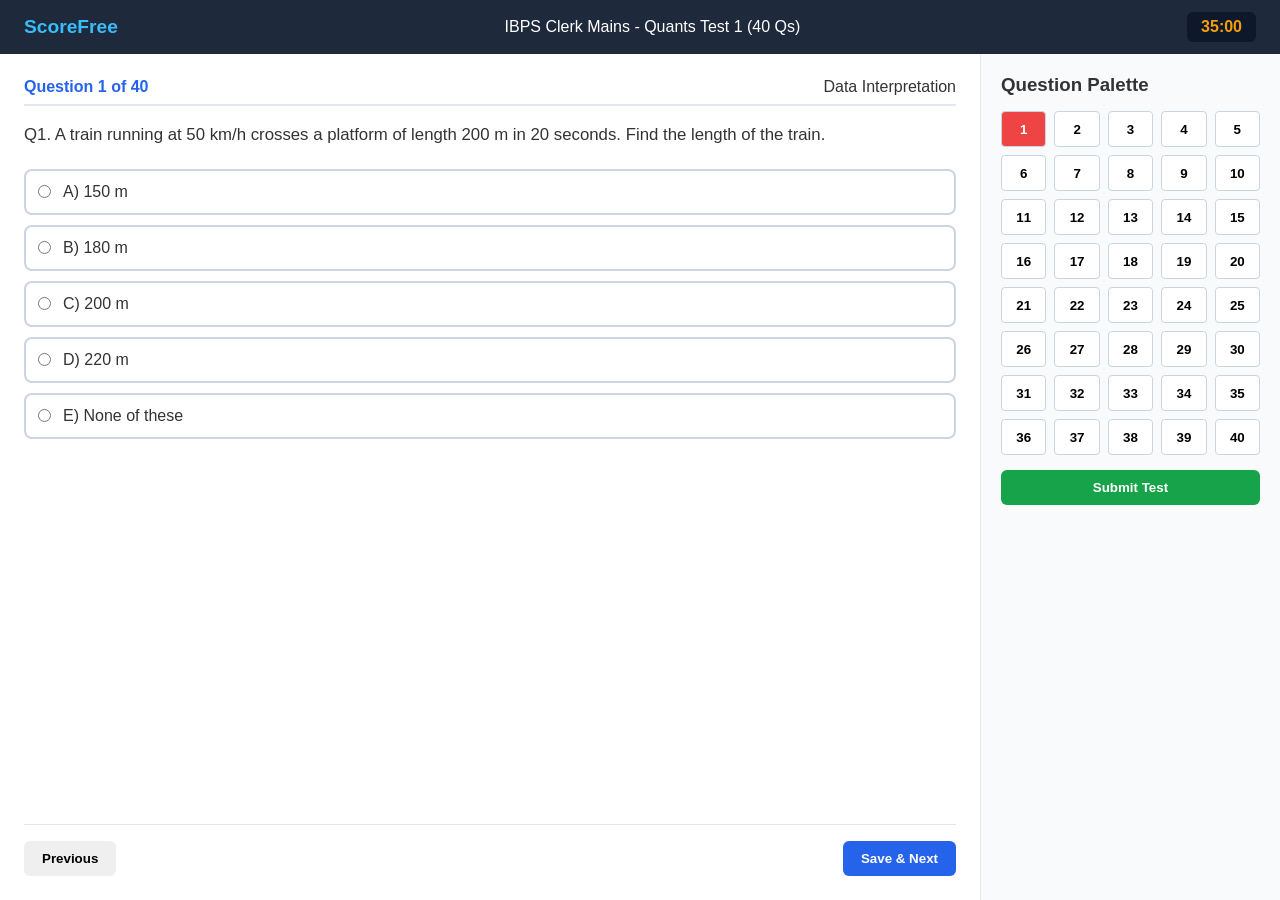
<file: ibps_clerk_mains_quants_test1.html>
<!DOCTYPE html>
<html lang="en">
<head>
    <meta charset="UTF-8">
    <meta name="viewport" content="width=device-width, initial-scale=1.0">
    <title>IBPS Clerk Mains - Quants Test 1</title>
    <style>
        * { box-sizing: border-box; margin: 0; padding: 0; font-family: 'Segoe UI', sans-serif; }
        body { background: #f4f6f9; color: #333; height: 100vh; display: flex; flex-direction: column; }
        header { background: #1e293b; color: white; padding: 12px 24px; display: flex; justify-content: space-between; align-items: center; }
        .brand { font-weight: bold; color: #38bdf8; font-size: 1.2rem; }
        .timer { background: #0f172a; padding: 6px 14px; border-radius: 6px; color: #f59e0b; font-weight: bold; }
        .main { display: flex; flex: 1; overflow: hidden; }
        .q-box { flex: 1; padding: 24px; background: white; overflow-y: auto; display: flex; flex-direction: column; }
        .q-header { display: flex; justify-content: space-between; margin-bottom: 16px; border-bottom: 2px solid #e2e8f0; padding-bottom: 8px; }
        .q-num { font-weight: bold; color: #2563eb; }
        .q-text { font-size: 1.05rem; line-height: 1.6; margin-bottom: 20px; white-space: pre-line; }
        .opt-item { display: flex; align-items: center; padding: 12px; border: 2px solid #cbd5e1; border-radius: 8px; margin-bottom: 10px; cursor: pointer; }
        .opt-item.selected { border-color: #2563eb; background: #dbeafe; font-weight: 600; }
        .opt-item input { margin-right: 12px; }
        .nav-btns { margin-top: auto; display: flex; justify-content: space-between; padding-top: 16px; border-top: 1px solid #e2e8f0; }
        .btn { padding: 10px 18px; border: none; border-radius: 6px; font-weight: 600; cursor: pointer; }
        .btn-blue { background: #2563eb; color: white; }
        .btn-green { background: #16a34a; color: white; }
        .sidebar { width: 300px; background: #f8fafc; border-left: 1px solid #e2e8f0; padding: 20px; }
        .grid { display: grid; grid-template-columns: repeat(5, 1fr); gap: 8px; margin: 15px 0; }
        .p-btn { height: 36px; border: 1px solid #cbd5e1; background: white; font-weight: bold; border-radius: 4px; cursor: pointer; }
        .p-btn.ans { background: #22c55e; color: white; }
        .p-btn.skip { background: #ef4444; color: white; }
        .modal { display: none; position: fixed; inset: 0; background: rgba(0,0,0,0.6); align-items: center; justify-content: center; }
        .card { background: white; padding: 30px; border-radius: 12px; text-align: center; max-width: 400px; width: 100%; }
    </style>
</head>
<body>
    <header>
        <div class="brand">ScoreFree</div>
        <div>IBPS Clerk Mains - Quants Test 1 (40 Qs)</div>
        <div class="timer" id="timer">35:00</div>
    </header>
    <div class="main">
        <div class="q-box">
            <div class="q-header">
                <span class="q-num" id="qNum">Question 1</span>
                <span id="qTopic">Quantitative Aptitude</span>
            </div>
            <div class="q-text" id="qText">Loading...</div>
            <div id="opts"></div>
            <div class="nav-btns">
                <button class="btn" onclick="prevQ()">Previous</button>
                <button class="btn btn-blue" onclick="nextQ()">Save & Next</button>
            </div>
        </div>
        <div class="sidebar">
            <h3>Question Palette</h3>
            <div class="grid" id="palette"></div>
            <button class="btn btn-green" style="width:100%" onclick="submitTest()">Submit Test</button>
        </div>
    </div>
    <div class="modal" id="modal">
        <div class="card">
            <h2>Test Result</h2>
            <h1 id="score" style="color:#2563eb; margin: 15px 0;">0</h1>
            <button class="btn btn-blue" onclick="location.reload()">Retake Test</button>
        </div>
    </div>
    <script>
        const questions = Array.from({length: 40}, (_, i) => ({
            num: i + 1,
            topic: i < 15 ? "Data Interpretation" : (i < 30 ? "Quantity Comparison" : "Arithmetic Problems"),
            text: `Q${i+1}. A train running at ${50 + i*2} km/h crosses a platform of length ${200 + i*10} m in ${20 + i} seconds. Find the length of the train.`,
            opts: ["A) 150 m", "B) 180 m", "C) 200 m", "D) 220 m", "E) None of these"],
            ans: "A"
        }));

        let cur = 0, userAns = new Array(40).fill(null), visited = new Array(40).fill(false), timeLeft = 2100;

        setInterval(() => {
            let m = Math.floor(timeLeft / 60), s = timeLeft % 60;
            document.getElementById('timer').textContent = `${m}:${s < 10 ? '0':''}${s}`;
            if (timeLeft > 0) timeLeft--;
        }, 1000);

        function renderPalette() {
            let p = document.getElementById('palette');
            p.innerHTML = '';
            questions.forEach((_, i) => {
                let b = document.createElement('button');
                b.className = 'p-btn' + (userAns[i] !== null ? ' ans' : (visited[i] ? ' skip' : ''));
                b.textContent = i + 1;
                b.onclick = () => loadQ(i);
                p.appendChild(b);
            });
        }

        function loadQ(i) {
            cur = i;
            visited[i] = true;
            let q = questions[i];
            document.getElementById('qNum').textContent = `Question ${i + 1} of 40`;
            document.getElementById('qTopic').textContent = q.topic;
            document.getElementById('qText').textContent = q.text;
            
            let html = '';
            q.opts.forEach((o, idx) => {
                html += `<label class="opt-item ${userAns[i] === idx ? 'selected' : ''}">
                    <input type="radio" name="opt" ${userAns[i] === idx ? 'checked' : ''} onclick="sel(${idx})"> ${o}
                </label>`;
            });
            document.getElementById('opts').innerHTML = html;
            renderPalette();
        }

        function sel(idx) { userAns[cur] = idx; loadQ(cur); }
        function nextQ() { if (cur < 39) loadQ(cur + 1); }
        function prevQ() { if (cur > 0) loadQ(cur - 1); }

        function submitTest() {
            let score = 0;
            userAns.forEach((a, i) => {
                if (a !== null) score += (a === 0 ? 1 : -0.25);
            });
            document.getElementById('score').textContent = `${score.toFixed(2)} / 40`;
            document.getElementById('modal').style.display = 'flex';
        }

        loadQ(0);
    </script>
</body>
</html>
</file>
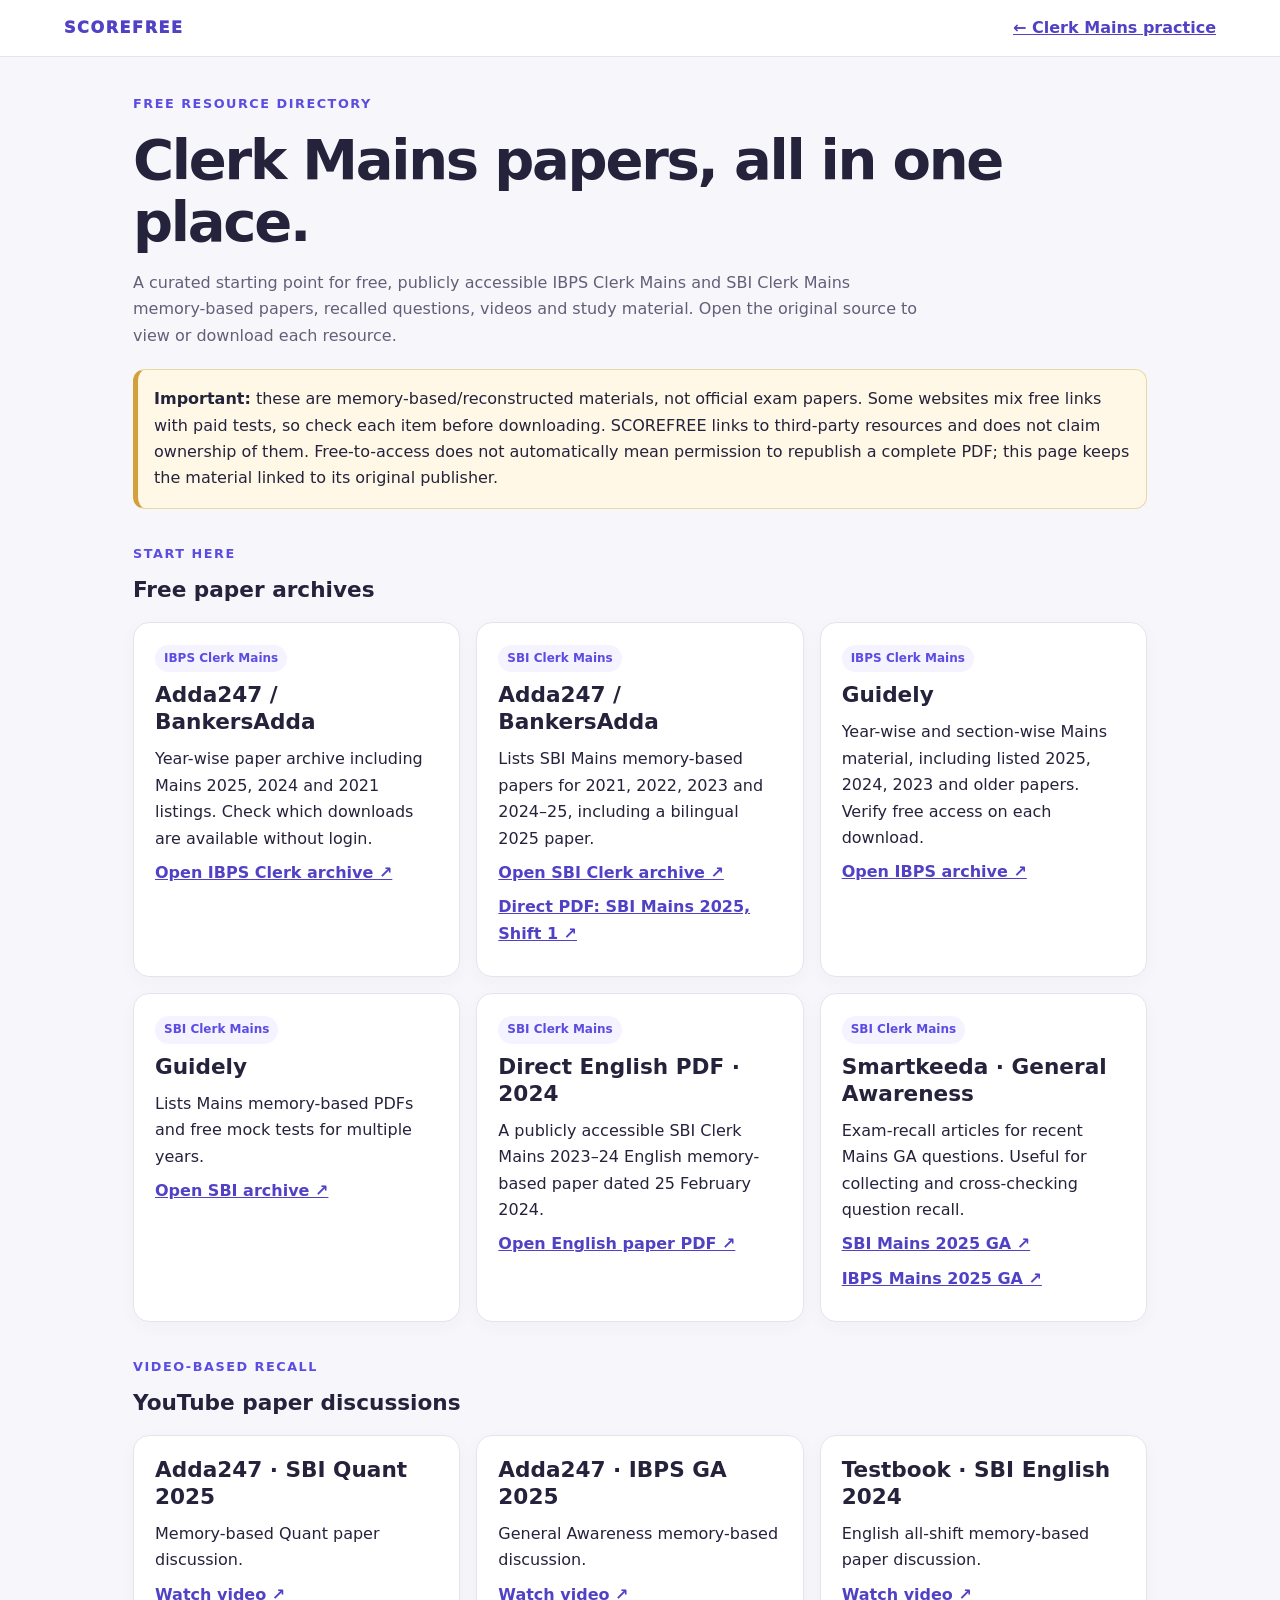
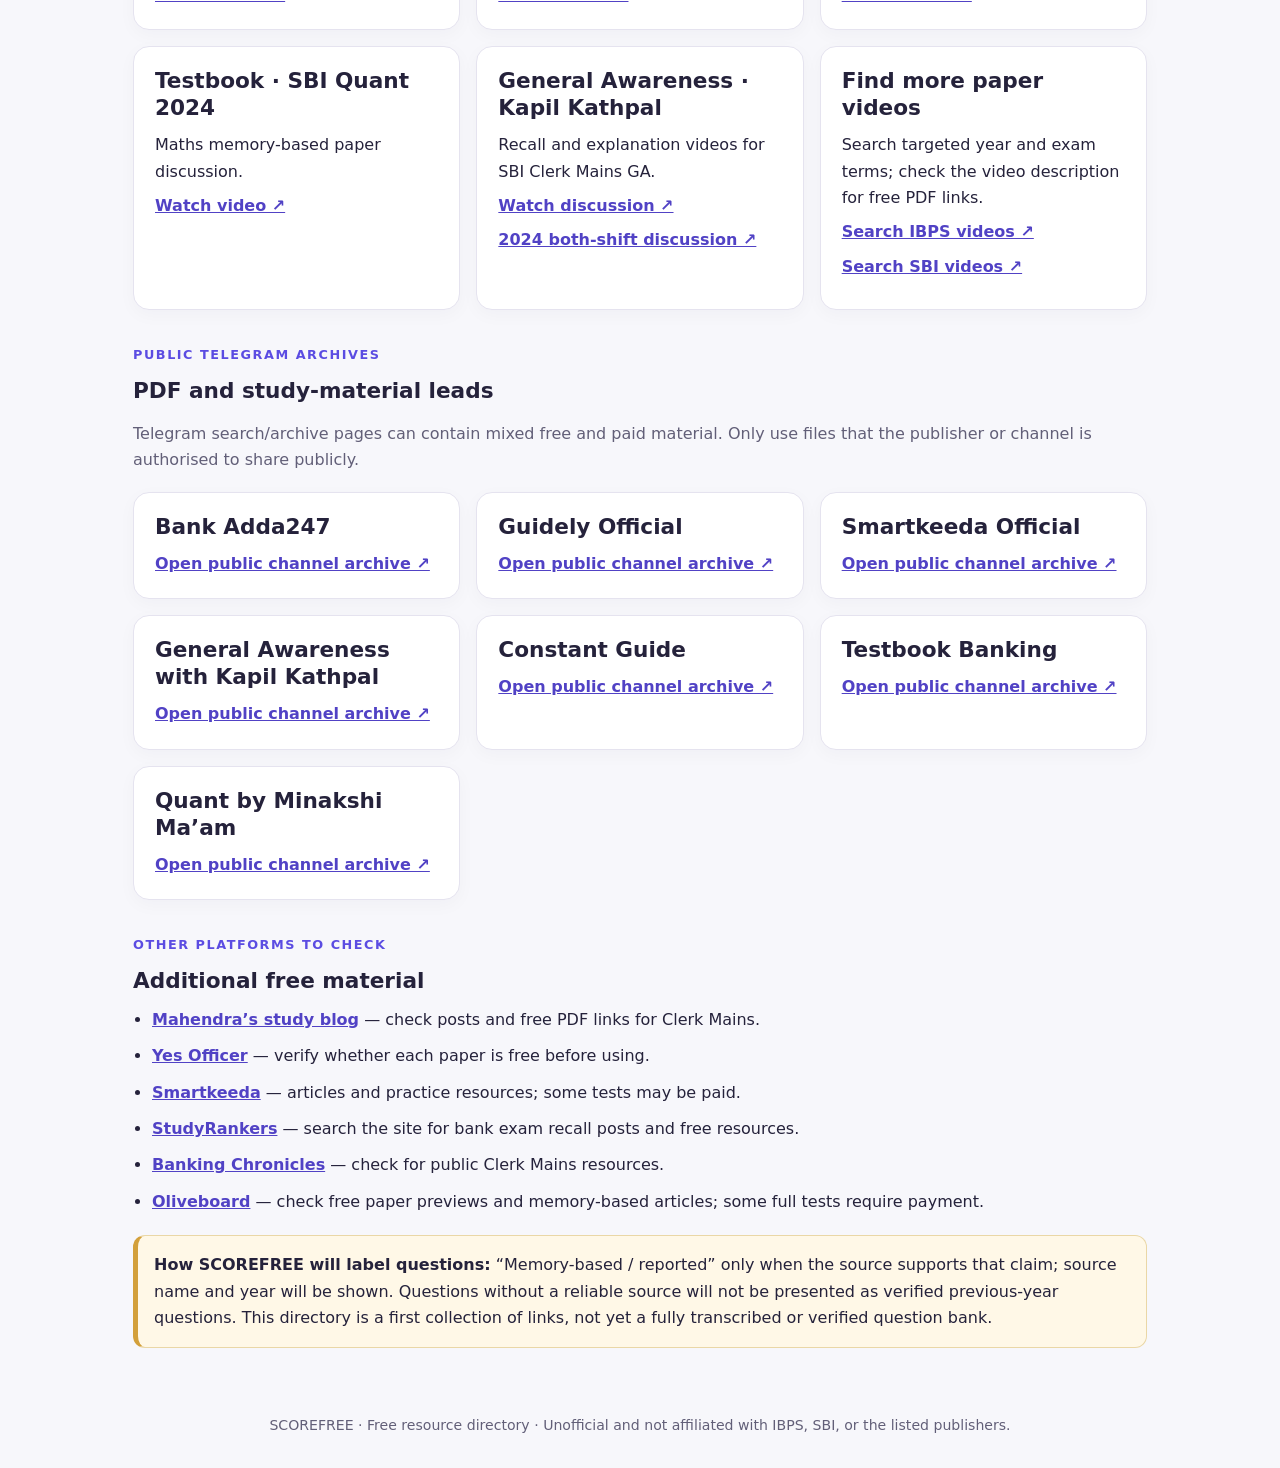
<file: resources.html>
<!doctype html>
<html lang="en">
<head>
<meta charset="utf-8"><meta name="viewport" content="width=device-width,initial-scale=1">
<title>Free Clerk Mains PYQ Library | SCOREFREE</title>
<meta name="description" content="A curated directory of free IBPS Clerk Mains and SBI Clerk Mains memory-based papers, PDFs, videos and public study resources.">
<meta name="robots" content="index,follow">
<link rel="canonical" href="https://letscrackitt.github.io/scorefree/resources.html">
<style>
:root{--ink:#25223b;--muted:#625f78;--line:#e5e3ef;--purple:#5b4ce2;--pale:#f5f3ff;--bg:#f7f7fb}
*{box-sizing:border-box}body{margin:0;background:var(--bg);color:var(--ink);font:16px/1.65 system-ui,-apple-system,Segoe UI,sans-serif}a{color:#5142c5;font-weight:750}header{background:white;border-bottom:1px solid var(--line);padding:15px 5vw;display:flex;justify-content:space-between;gap:16px;align-items:center}.brand{font-weight:950;letter-spacing:.1em;text-decoration:none}.wrap{max-width:1050px;margin:36px auto;padding:0 18px}h1{font-size:clamp(2.1rem,5vw,3.5rem);line-height:1.12;letter-spacing:-.04em;margin:.25em 0}h2{font-size:1.35rem;line-height:1.25;margin:0 0 10px}.eyebrow{color:var(--purple);font-size:.8rem;font-weight:900;letter-spacing:.12em;text-transform:uppercase}.muted{color:var(--muted)}.notice{background:#fff8e7;border:1px solid #ead7a6;border-left:5px solid #d3a03b;border-radius:12px;padding:16px;margin:20px 0}.grid{display:grid;grid-template-columns:repeat(auto-fit,minmax(270px,1fr));gap:16px;margin:18px 0 30px}.card{background:white;border:1px solid var(--line);border-radius:16px;padding:21px;box-shadow:0 5px 18px #24203d08}.card p{margin:8px 0}.tag{display:inline-block;background:var(--pale);color:var(--purple);font-size:.75rem;font-weight:850;padding:4px 9px;border-radius:999px;margin-bottom:10px}.linklist{padding-left:19px;margin:12px 0}.linklist li{margin:10px 0}.section{margin-top:34px}footer{text-align:center;color:var(--muted);padding:30px 18px;font-size:.88rem}
</style>
</head>
<body>
<header><a class="brand" href="./index.html">SCOREFREE</a><a href="./clerk-mains.html">← Clerk Mains practice</a></header>
<main class="wrap">
<p class="eyebrow">Free resource directory</p>
<h1>Clerk Mains papers, all in one place.</h1>
<p class="muted" style="max-width:790px">A curated starting point for free, publicly accessible IBPS Clerk Mains and SBI Clerk Mains memory-based papers, recalled questions, videos and study material. Open the original source to view or download each resource.</p>
<div class="notice"><b>Important:</b> these are memory-based/reconstructed materials, not official exam papers. Some websites mix free links with paid tests, so check each item before downloading. SCOREFREE links to third-party resources and does not claim ownership of them. Free-to-access does not automatically mean permission to republish a complete PDF; this page keeps the material linked to its original publisher.</div>
<div class="section"><p class="eyebrow">Start here</p><h2>Free paper archives</h2>
<div class="grid">
<article class="card"><span class="tag">IBPS Clerk Mains</span><h2>Adda247 / BankersAdda</h2><p>Year-wise paper archive including Mains 2025, 2024 and 2021 listings. Check which downloads are available without login.</p><a href="https://www.adda247.com/jobs/ibps-clerk-previous-year-question-paper/" target="_blank" rel="noopener noreferrer">Open IBPS Clerk archive ↗</a></article>
<article class="card"><span class="tag">SBI Clerk Mains</span><h2>Adda247 / BankersAdda</h2><p>Lists SBI Mains memory-based papers for 2021, 2022, 2023 and 2024–25, including a bilingual 2025 paper.</p><a href="https://www.adda247.com/jobs/sbi-clerk-previous-year-question-paper/" target="_blank" rel="noopener noreferrer">Open SBI Clerk archive ↗</a><p><a href="https://www.bankersadda.com/wp-content/uploads/multisite/2025/04/22125833/SBI-Clerk-Mains-2024-25-Memory-Based-Paper-10.04.2025-1st-shift-With-GA-Bilingual-1.pdf" target="_blank" rel="noopener noreferrer">Direct PDF: SBI Mains 2025, Shift 1 ↗</a></p></article>
<article class="card"><span class="tag">IBPS Clerk Mains</span><h2>Guidely</h2><p>Year-wise and section-wise Mains material, including listed 2025, 2024, 2023 and older papers. Verify free access on each download.</p><a href="https://guidely.in/previous-year-papers/ibps-clerk" target="_blank" rel="noopener noreferrer">Open IBPS archive ↗</a></article>
<article class="card"><span class="tag">SBI Clerk Mains</span><h2>Guidely</h2><p>Lists Mains memory-based PDFs and free mock tests for multiple years.</p><a href="https://guidely.in/previous-year-papers/sbi-clerk" target="_blank" rel="noopener noreferrer">Open SBI archive ↗</a></article>
<article class="card"><span class="tag">SBI Clerk Mains</span><h2>Direct English PDF · 2024</h2><p>A publicly accessible SBI Clerk Mains 2023–24 English memory-based paper dated 25 February 2024.</p><a href="https://wpassets.adda247.com/wp-content/uploads/multisite/2024/01/29023810/SBI-Clerk-Mains-2023-24-English-Language-Memory-Based-Paper-25.-Feb.2024.pdf" target="_blank" rel="noopener noreferrer">Open English paper PDF ↗</a></article>
<article class="card"><span class="tag">SBI Clerk Mains</span><h2>Smartkeeda · General Awareness</h2><p>Exam-recall articles for recent Mains GA questions. Useful for collecting and cross-checking question recall.</p><a href="https://www.smartkeeda.com/blog/ga-questions-asked-in-sbi-clerk-mains-2025" target="_blank" rel="noopener noreferrer">SBI Mains 2025 GA ↗</a><p><a href="https://www.smartkeeda.com/blog/ga-questions-asked-in-ibps-clerk-mains-exam-2025" target="_blank" rel="noopener noreferrer">IBPS Mains 2025 GA ↗</a></p></article>
</div></div>
<div class="section"><p class="eyebrow">Video-based recall</p><h2>YouTube paper discussions</h2><div class="grid">
<article class="card"><h2>Adda247 · SBI Quant 2025</h2><p>Memory-based Quant paper discussion.</p><a href="https://www.youtube.com/watch?v=6LuveaZvdAg" target="_blank" rel="noopener noreferrer">Watch video ↗</a></article>
<article class="card"><h2>Adda247 · IBPS GA 2025</h2><p>General Awareness memory-based discussion.</p><a href="https://www.youtube.com/watch?v=UOS5irXqoX4" target="_blank" rel="noopener noreferrer">Watch video ↗</a></article>
<article class="card"><h2>Testbook · SBI English 2024</h2><p>English all-shift memory-based paper discussion.</p><a href="https://youtube.com/live/NbaX3bptCu8" target="_blank" rel="noopener noreferrer">Watch video ↗</a></article>
<article class="card"><h2>Testbook · SBI Quant 2024</h2><p>Maths memory-based paper discussion.</p><a href="https://www.youtube.com/live/FMgVyyzFAVs" target="_blank" rel="noopener noreferrer">Watch video ↗</a></article>
<article class="card"><h2>General Awareness · Kapil Kathpal</h2><p>Recall and explanation videos for SBI Clerk Mains GA.</p><a href="https://www.youtube.com/watch?v=HBDA6XYMe4o" target="_blank" rel="noopener noreferrer">Watch discussion ↗</a><p><a href="https://www.youtube.com/live/lLAkAiM1rU4" target="_blank" rel="noopener noreferrer">2024 both-shift discussion ↗</a></p></article>
<article class="card"><h2>Find more paper videos</h2><p>Search targeted year and exam terms; check the video description for free PDF links.</p><a href="https://www.youtube.com/results?search_query=IBPS+Clerk+Mains+memory+based+paper+2021+2022+2023+2024+2025" target="_blank" rel="noopener noreferrer">Search IBPS videos ↗</a><p><a href="https://www.youtube.com/results?search_query=SBI+Clerk+Mains+memory+based+paper+2021+2022+2023+2024+2025" target="_blank" rel="noopener noreferrer">Search SBI videos ↗</a></p></article>
</div></div>
<div class="section"><p class="eyebrow">Public Telegram archives</p><h2>PDF and study-material leads</h2><p class="muted">Telegram search/archive pages can contain mixed free and paid material. Only use files that the publisher or channel is authorised to share publicly.</p><div class="grid">
<article class="card"><h2>Bank Adda247</h2><a href="https://t.me/s/SBICLERKADDA247" target="_blank" rel="noopener noreferrer">Open public channel archive ↗</a></article>
<article class="card"><h2>Guidely Official</h2><a href="https://t.me/s/guidelylearn" target="_blank" rel="noopener noreferrer">Open public channel archive ↗</a></article>
<article class="card"><h2>Smartkeeda Official</h2><a href="https://t.me/s/smartkeedaofficial" target="_blank" rel="noopener noreferrer">Open public channel archive ↗</a></article>
<article class="card"><h2>General Awareness with Kapil Kathpal</h2><a href="https://t.me/s/kkathpal" target="_blank" rel="noopener noreferrer">Open public channel archive ↗</a></article>
<article class="card"><h2>Constant Guide</h2><a href="https://t.me/s/theconstantguide" target="_blank" rel="noopener noreferrer">Open public channel archive ↗</a></article>
<article class="card"><h2>Testbook Banking</h2><a href="https://t.me/s/testbookbanking" target="_blank" rel="noopener noreferrer">Open public channel archive ↗</a></article>
<article class="card"><h2>Quant by Minakshi Ma’am</h2><a href="https://t.me/s/bankingsmartly" target="_blank" rel="noopener noreferrer">Open public channel archive ↗</a></article>
</div></div>
<div class="section"><p class="eyebrow">Other platforms to check</p><h2>Additional free material</h2><ul class="linklist">
<li><a href="https://blog.mahendras.org/" target="_blank" rel="noopener noreferrer">Mahendra’s study blog</a> — check posts and free PDF links for Clerk Mains.</li>
<li><a href="https://www.yesofficer.com/" target="_blank" rel="noopener noreferrer">Yes Officer</a> — verify whether each paper is free before using.</li>
<li><a href="https://www.smartkeeda.com/" target="_blank" rel="noopener noreferrer">Smartkeeda</a> — articles and practice resources; some tests may be paid.</li>
<li><a href="https://www.studyrankers.com/" target="_blank" rel="noopener noreferrer">StudyRankers</a> — search the site for bank exam recall posts and free resources.</li>
<li><a href="https://bankingchronicles.com/" target="_blank" rel="noopener noreferrer">Banking Chronicles</a> — check for public Clerk Mains resources.</li>
<li><a href="https://www.oliveboard.in/" target="_blank" rel="noopener noreferrer">Oliveboard</a> — check free paper previews and memory-based articles; some full tests require payment.</li>
</ul></div>
<div class="notice"><b>How SCOREFREE will label questions:</b> “Memory-based / reported” only when the source supports that claim; source name and year will be shown. Questions without a reliable source will not be presented as verified previous-year questions. This directory is a first collection of links, not yet a fully transcribed or verified question bank.</div>
</main>
<footer>SCOREFREE · Free resource directory · Unofficial and not affiliated with IBPS, SBI, or the listed publishers.</footer>
</body></html>
</file>
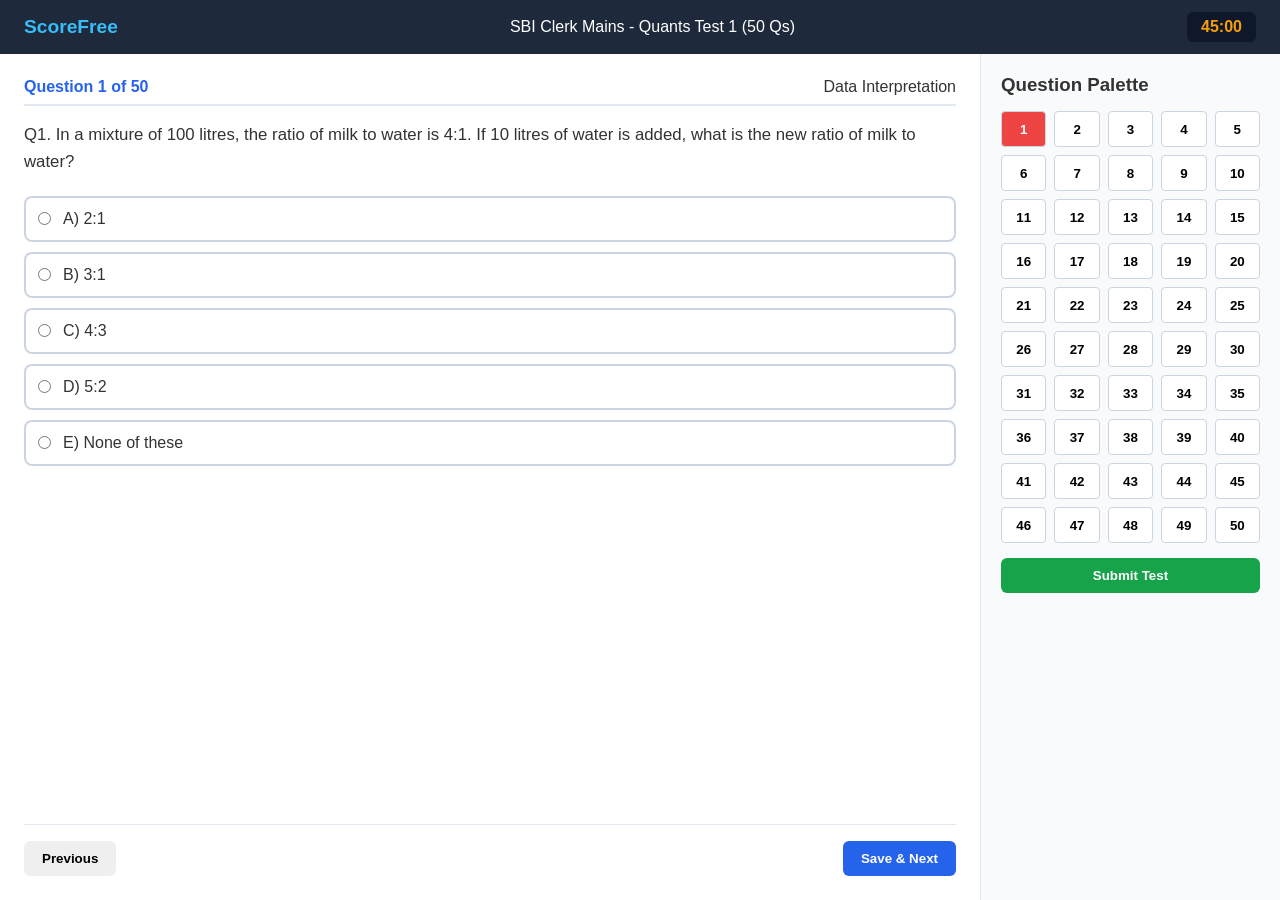
<file: sbi_clerk_mains_quants_test1.html>
<!DOCTYPE html>
<html lang="en">
<head>
    <meta charset="UTF-8">
    <meta name="viewport" content="width=device-width, initial-scale=1.0">
    <title>SBI Clerk Mains - Quants Test 1</title>
    <style>
        * { box-sizing: border-box; margin: 0; padding: 0; font-family: 'Segoe UI', sans-serif; }
        body { background: #f4f6f9; color: #333; height: 100vh; display: flex; flex-direction: column; }
        header { background: #1e293b; color: white; padding: 12px 24px; display: flex; justify-content: space-between; align-items: center; }
        .brand { font-weight: bold; color: #38bdf8; font-size: 1.2rem; }
        .timer { background: #0f172a; padding: 6px 14px; border-radius: 6px; color: #f59e0b; font-weight: bold; }
        .main { display: flex; flex: 1; overflow: hidden; }
        .q-box { flex: 1; padding: 24px; background: white; overflow-y: auto; display: flex; flex-direction: column; }
        .q-header { display: flex; justify-content: space-between; margin-bottom: 16px; border-bottom: 2px solid #e2e8f0; padding-bottom: 8px; }
        .q-num { font-weight: bold; color: #2563eb; }
        .q-text { font-size: 1.05rem; line-height: 1.6; margin-bottom: 20px; white-space: pre-line; }
        .opt-item { display: flex; align-items: center; padding: 12px; border: 2px solid #cbd5e1; border-radius: 8px; margin-bottom: 10px; cursor: pointer; }
        .opt-item.selected { border-color: #2563eb; background: #dbeafe; font-weight: 600; }
        .opt-item input { margin-right: 12px; }
        .nav-btns { margin-top: auto; display: flex; justify-content: space-between; padding-top: 16px; border-top: 1px solid #e2e8f0; }
        .btn { padding: 10px 18px; border: none; border-radius: 6px; font-weight: 600; cursor: pointer; }
        .btn-blue { background: #2563eb; color: white; }
        .btn-green { background: #16a34a; color: white; }
        .sidebar { width: 300px; background: #f8fafc; border-left: 1px solid #e2e8f0; padding: 20px; }
        .grid { display: grid; grid-template-columns: repeat(5, 1fr); gap: 8px; margin: 15px 0; }
        .p-btn { height: 36px; border: 1px solid #cbd5e1; background: white; font-weight: bold; border-radius: 4px; cursor: pointer; }
        .p-btn.ans { background: #22c55e; color: white; }
        .p-btn.skip { background: #ef4444; color: white; }
        .modal { display: none; position: fixed; inset: 0; background: rgba(0,0,0,0.6); align-items: center; justify-content: center; }
        .card { background: white; padding: 30px; border-radius: 12px; text-align: center; max-width: 400px; width: 100%; }
    </style>
</head>
<body>
    <header>
        <div class="brand">ScoreFree</div>
        <div>SBI Clerk Mains - Quants Test 1 (50 Qs)</div>
        <div class="timer" id="timer">45:00</div>
    </header>
    <div class="main">
        <div class="q-box">
            <div class="q-header">
                <span class="q-num" id="qNum">Question 1</span>
                <span id="qTopic">Quantitative Aptitude</span>
            </div>
            <div class="q-text" id="qText">Loading...</div>
            <div id="opts"></div>
            <div class="nav-btns">
                <button class="btn" onclick="prevQ()">Previous</button>
                <button class="btn btn-blue" onclick="nextQ()">Save & Next</button>
            </div>
        </div>
        <div class="sidebar">
            <h3>Question Palette</h3>
            <div class="grid" id="palette"></div>
            <button class="btn btn-green" style="width:100%" onclick="submitTest()">Submit Test</button>
        </div>
    </div>
    <div class="modal" id="modal">
        <div class="card">
            <h2>Test Result</h2>
            <h1 id="score" style="color:#2563eb; margin: 15px 0;">0</h1>
            <button class="btn btn-blue" onclick="location.reload()">Retake Test</button>
        </div>
    </div>
    <script>
        const questions = Array.from({length: 50}, (_, i) => ({
            num: i + 1,
            topic: i < 20 ? "Data Interpretation" : (i < 35 ? "Arithmetic & Mensuration" : "Data Sufficiency"),
            text: `Q${i+1}. In a mixture of ${100 + i*5} litres, the ratio of milk to water is 4:1. If ${10 + i} litres of water is added, what is the new ratio of milk to water?`,
            opts: ["A) 2:1", "B) 3:1", "C) 4:3", "D) 5:2", "E) None of these"],
            ans: "A"
        }));

        let cur = 0, userAns = new Array(50).fill(null), visited = new Array(50).fill(false), timeLeft = 2700;

        setInterval(() => {
            let m = Math.floor(timeLeft / 60), s = timeLeft % 60;
            document.getElementById('timer').textContent = `${m}:${s < 10 ? '0':''}${s}`;
            if (timeLeft > 0) timeLeft--;
        }, 1000);

        function renderPalette() {
            let p = document.getElementById('palette');
            p.innerHTML = '';
            questions.forEach((_, i) => {
                let b = document.createElement('button');
                b.className = 'p-btn' + (userAns[i] !== null ? ' ans' : (visited[i] ? ' skip' : ''));
                b.textContent = i + 1;
                b.onclick = () => loadQ(i);
                p.appendChild(b);
            });
        }

        function loadQ(i) {
            cur = i;
            visited[i] = true;
            let q = questions[i];
            document.getElementById('qNum').textContent = `Question ${i + 1} of 50`;
            document.getElementById('qTopic').textContent = q.topic;
            document.getElementById('qText').textContent = q.text;
            
            let html = '';
            q.opts.forEach((o, idx) => {
                html += `<label class="opt-item ${userAns[i] === idx ? 'selected' : ''}">
                    <input type="radio" name="opt" ${userAns[i] === idx ? 'checked' : ''} onclick="sel(${idx})"> ${o}
                </label>`;
            });
            document.getElementById('opts').innerHTML = html;
            renderPalette();
        }

        function sel(idx) { userAns[cur] = idx; loadQ(cur); }
        function nextQ() { if (cur < 49) loadQ(cur + 1); }
        function prevQ() { if (cur > 0) loadQ(cur - 1); }

        function submitTest() {
            let score = 0;
            userAns.forEach((a, i) => {
                if (a !== null) score += (a === 0 ? 1 : -0.25);
            });
            document.getElementById('score').textContent = `${score.toFixed(2)} / 50`;
            document.getElementById('modal').style.display = 'flex';
        }

        loadQ(0);
    </script>
</body>
</html>
</file>
